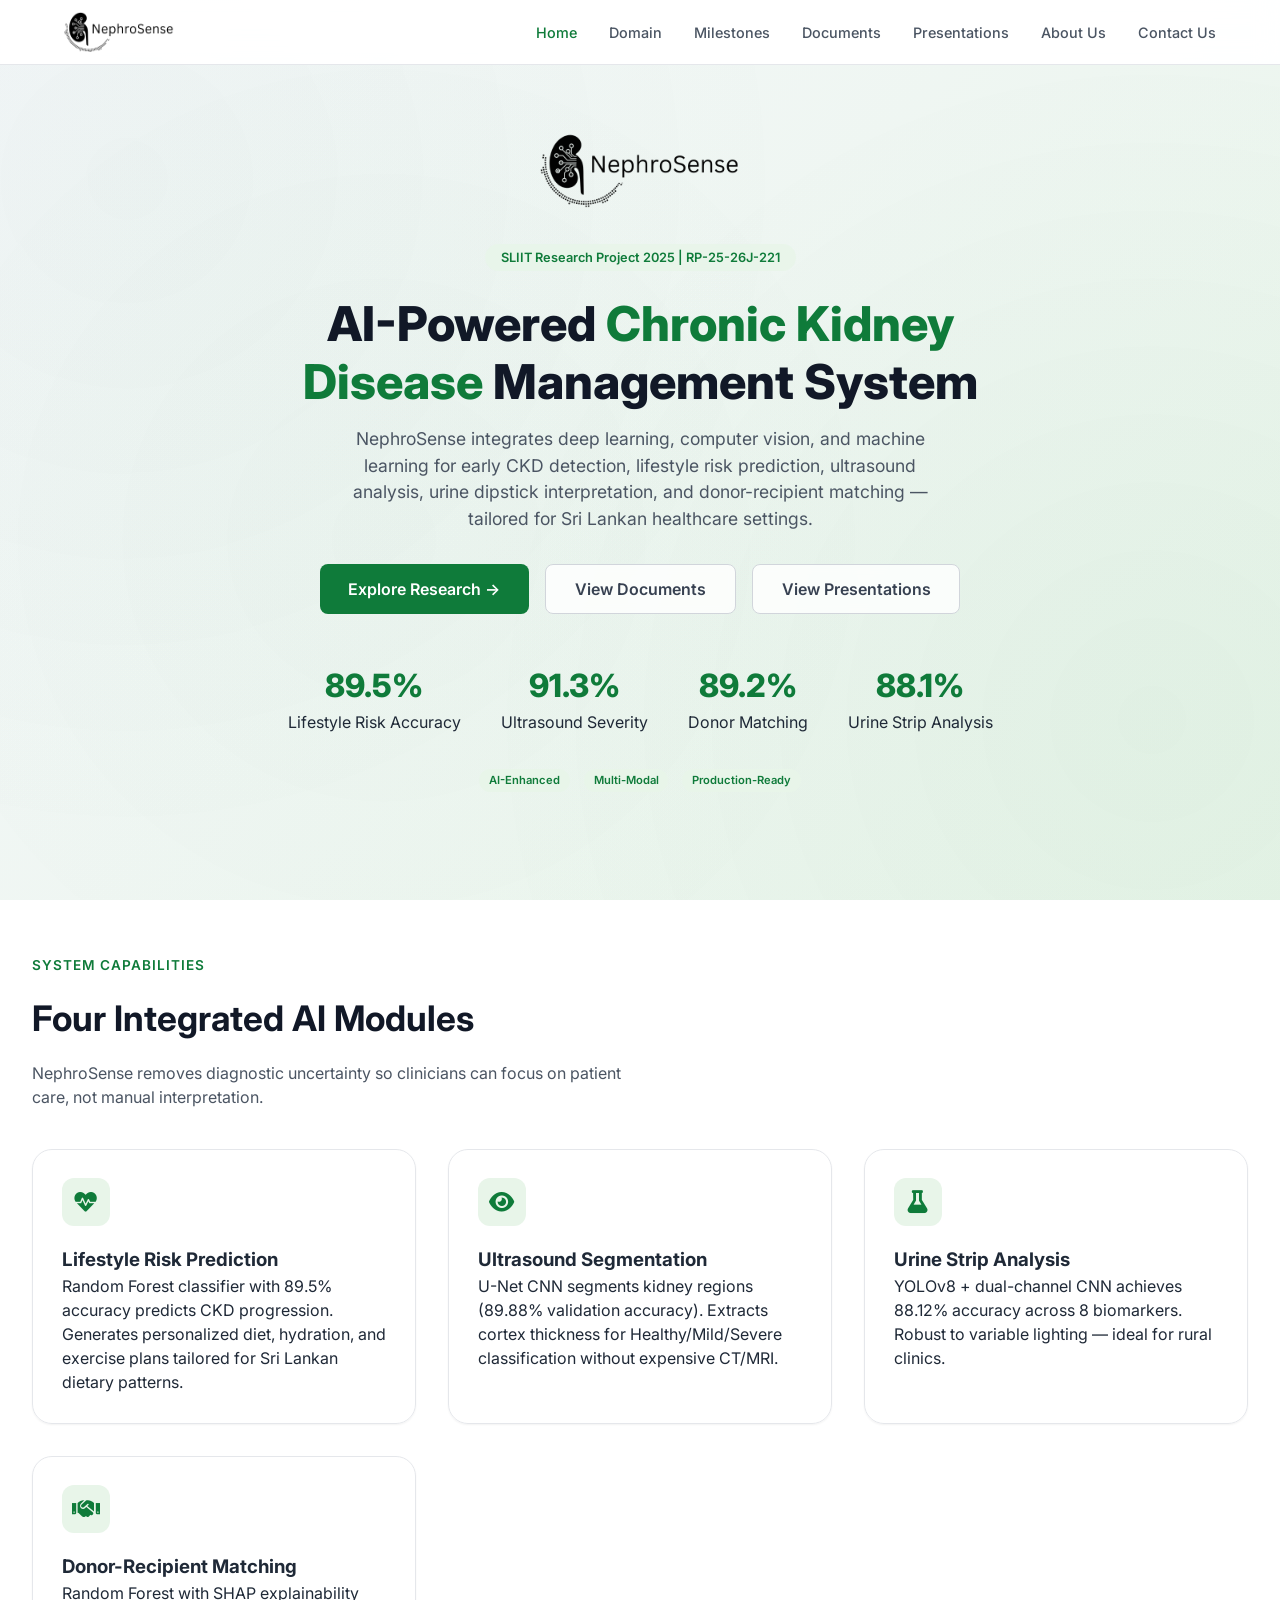
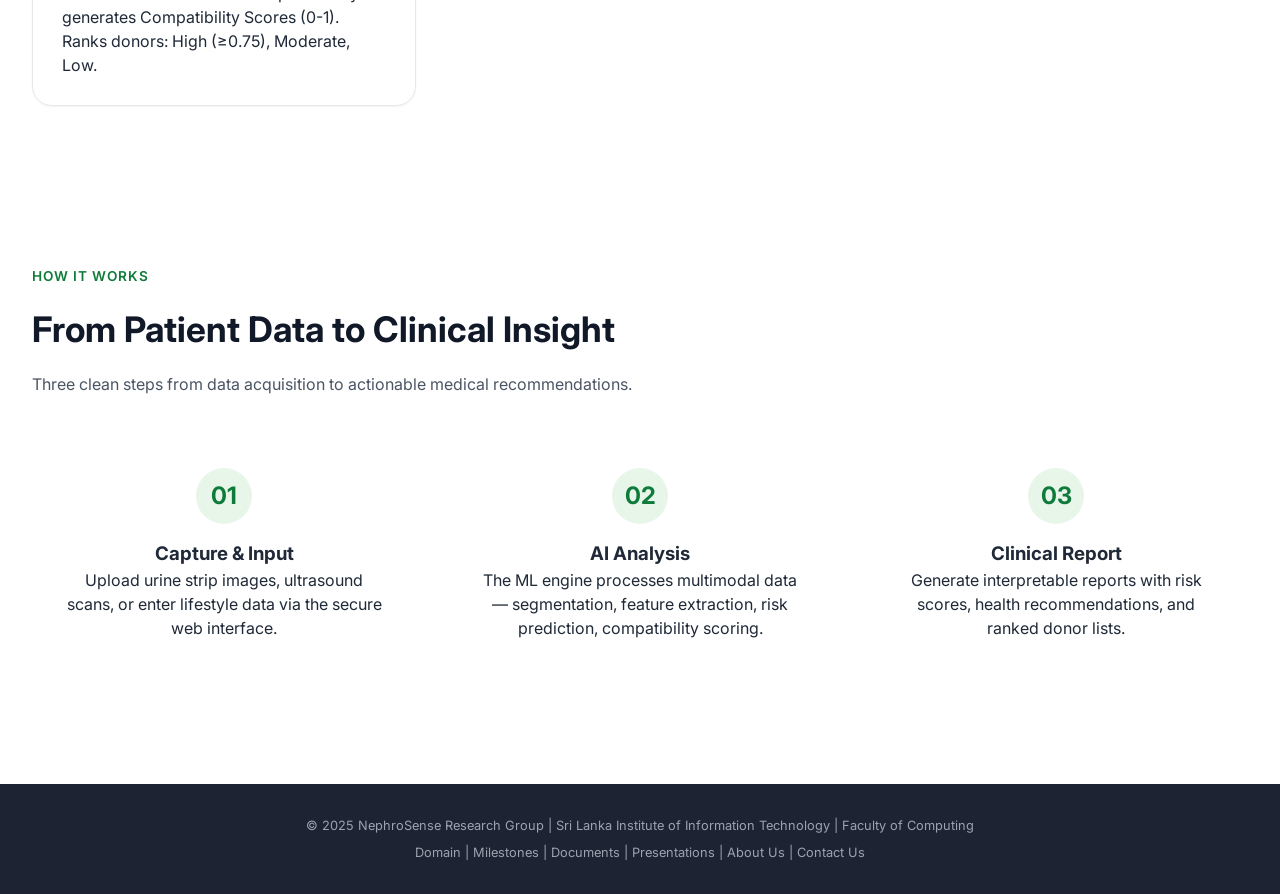
<file: index.html>
<!DOCTYPE html>
<html lang="en">
<head>
  <meta charset="UTF-8">
  <meta name="viewport" content="width=device-width, initial-scale=1.0, viewport-fit=cover">
  <title>NephroSense | AI-Powered CKD Management System</title>
  <link href="https://fonts.googleapis.com/css2?family=Inter:opsz,wght@14..32,300;400;500;600;700;800&display=swap" rel="stylesheet">
  <link rel="stylesheet" href="https://cdnjs.cloudflare.com/ajax/libs/font-awesome/6.0.0-beta3/css/all.min.css">
  <link rel="stylesheet" href="style.css">
</head>
<body>
<nav>
  <a href="index.html" class="logo">
    <div class="logo-icon">
      <img src="src/logo.png" alt="NephroSense Logo" class="logo-img" onerror="this.parentElement.classList.add('fallback'); this.parentElement.innerHTML='N'">
    </div>
  </a>
  <button class="menu-toggle" id="menuToggle"><i class="fas fa-bars"></i></button>
  <ul class="nav-links" id="navLinks">
    <li><a href="index.html" class="active">Home</a></li>
    <li><a href="domain.html">Domain</a></li>
    <li><a href="milestones.html">Milestones</a></li>
    <li><a href="documents.html">Documents</a></li>
    <li><a href="presentations.html">Presentations</a></li>
    <li><a href="about.html">About Us</a></li>
    <li><a href="contact.html">Contact Us</a></li>
  </ul>
</nav>

<main>
  <section class="hero">
    <div class="container">
      <div class="hero-logo">
        <img src="src/logo.png" alt="NephroSense Logo" class="hero-logo-img" onerror="this.style.display='none'">
      </div>
      <div class="hero-badge">SLIIT Research Project 2025 | RP-25-26J-221</div>
      <h1 class="hero-title">AI-Powered <span>Chronic Kidney Disease</span> Management System</h1>
      <p class="hero-subtitle">NephroSense integrates deep learning, computer vision, and machine learning for early CKD detection, lifestyle risk prediction, ultrasound analysis, urine dipstick interpretation, and donor-recipient matching — tailored for Sri Lankan healthcare settings.</p>
      <div style="display: flex; gap: 1rem; justify-content: center; flex-wrap: wrap;">
        <a href="domain.html" class="btn-primary">Explore Research →</a>
        <a href="documents.html" class="btn-outline">View Documents</a>
        <a href="presentations.html" class="btn-outline">View Presentations</a>
      </div>

      <!-- Stats -->
      <div class="hero-stats">
        <div><div class="stat-number">89.5%</div><div>Lifestyle Risk Accuracy</div></div>
        <div><div class="stat-number">91.3%</div><div>Ultrasound Severity</div></div>
        <div><div class="stat-number">89.2%</div><div>Donor Matching</div></div>
        <div><div class="stat-number">88.1%</div><div>Urine Strip Analysis</div></div>
      </div>

      <!-- Tags -->
      <div style="display: flex; justify-content: center; gap: 0.5rem; flex-wrap: wrap; margin-top: 2rem;">
        <span class="accuracy-badge">AI-Enhanced</span>
        <span class="accuracy-badge">Multi-Modal</span>
        <span class="accuracy-badge">Production-Ready</span>
      </div>
    </div>
  </section>

  <!-- Features Section -->
  <section style="background: transparent;">
    <div class="container">
      <div class="section-label">System Capabilities</div>
      <h2 class="section-title">Four Integrated AI Modules</h2>
      <p class="section-desc">NephroSense removes diagnostic uncertainty so clinicians can focus on patient care, not manual interpretation.</p>
      <div class="features-grid">
        <div class="feature-card"><div class="card-icon"><i class="fas fa-heartbeat"></i></div><h3>Lifestyle Risk Prediction</h3><p>Random Forest classifier with 89.5% accuracy predicts CKD progression. Generates personalized diet, hydration, and exercise plans tailored for Sri Lankan dietary patterns.</p></div>
        <div class="feature-card"><div class="card-icon"><i class="fas fa-eye"></i></div><h3>Ultrasound Segmentation</h3><p>U-Net CNN segments kidney regions (89.88% validation accuracy). Extracts cortex thickness for Healthy/Mild/Severe classification without expensive CT/MRI.</p></div>
        <div class="feature-card"><div class="card-icon"><i class="fas fa-flask"></i></div><h3>Urine Strip Analysis</h3><p>YOLOv8 + dual-channel CNN achieves 88.12% accuracy across 8 biomarkers. Robust to variable lighting — ideal for rural clinics.</p></div>
        <div class="feature-card"><div class="card-icon"><i class="fas fa-handshake"></i></div><h3>Donor-Recipient Matching</h3><p>Random Forest with SHAP explainability generates Compatibility Scores (0-1). Ranks donors: High (≥0.75), Moderate, Low.</p></div>
      </div>
    </div>
  </section>

  <!-- How It Works -->
  <section>
    <div class="container">
      <div class="section-label">How It Works</div>
      <h2 class="section-title">From Patient Data to Clinical Insight</h2>
      <p class="section-desc">Three clean steps from data acquisition to actionable medical recommendations.</p>
      <div class="steps-grid">
        <div class="step-card"><div class="step-number">01</div><h3>Capture & Input</h3><p>Upload urine strip images, ultrasound scans, or enter lifestyle data via the secure web interface.</p></div>
        <div class="step-card"><div class="step-number">02</div><h3>AI Analysis</h3><p>The ML engine processes multimodal data — segmentation, feature extraction, risk prediction, compatibility scoring.</p></div>
        <div class="step-card"><div class="step-number">03</div><h3>Clinical Report</h3><p>Generate interpretable reports with risk scores, health recommendations, and ranked donor lists.</p></div>
      </div>
    </div>
  </section>
</main>

<footer>
  <p>© 2025 NephroSense Research Group | Sri Lanka Institute of Information Technology | Faculty of Computing</p>
  <p style="margin-top: 0.5rem;">Domain | Milestones | Documents | Presentations | About Us | Contact Us</p>
</footer>

<script>
  const menuToggle = document.getElementById('menuToggle');
  const navLinks = document.getElementById('navLinks');
  if (menuToggle) {
    menuToggle.onclick = () => navLinks.classList.toggle('open');
    document.querySelectorAll('.nav-links a').forEach(link => link.addEventListener('click', () => navLinks.classList.remove('open')));
  }
</script>
</body>
</html>
</file>
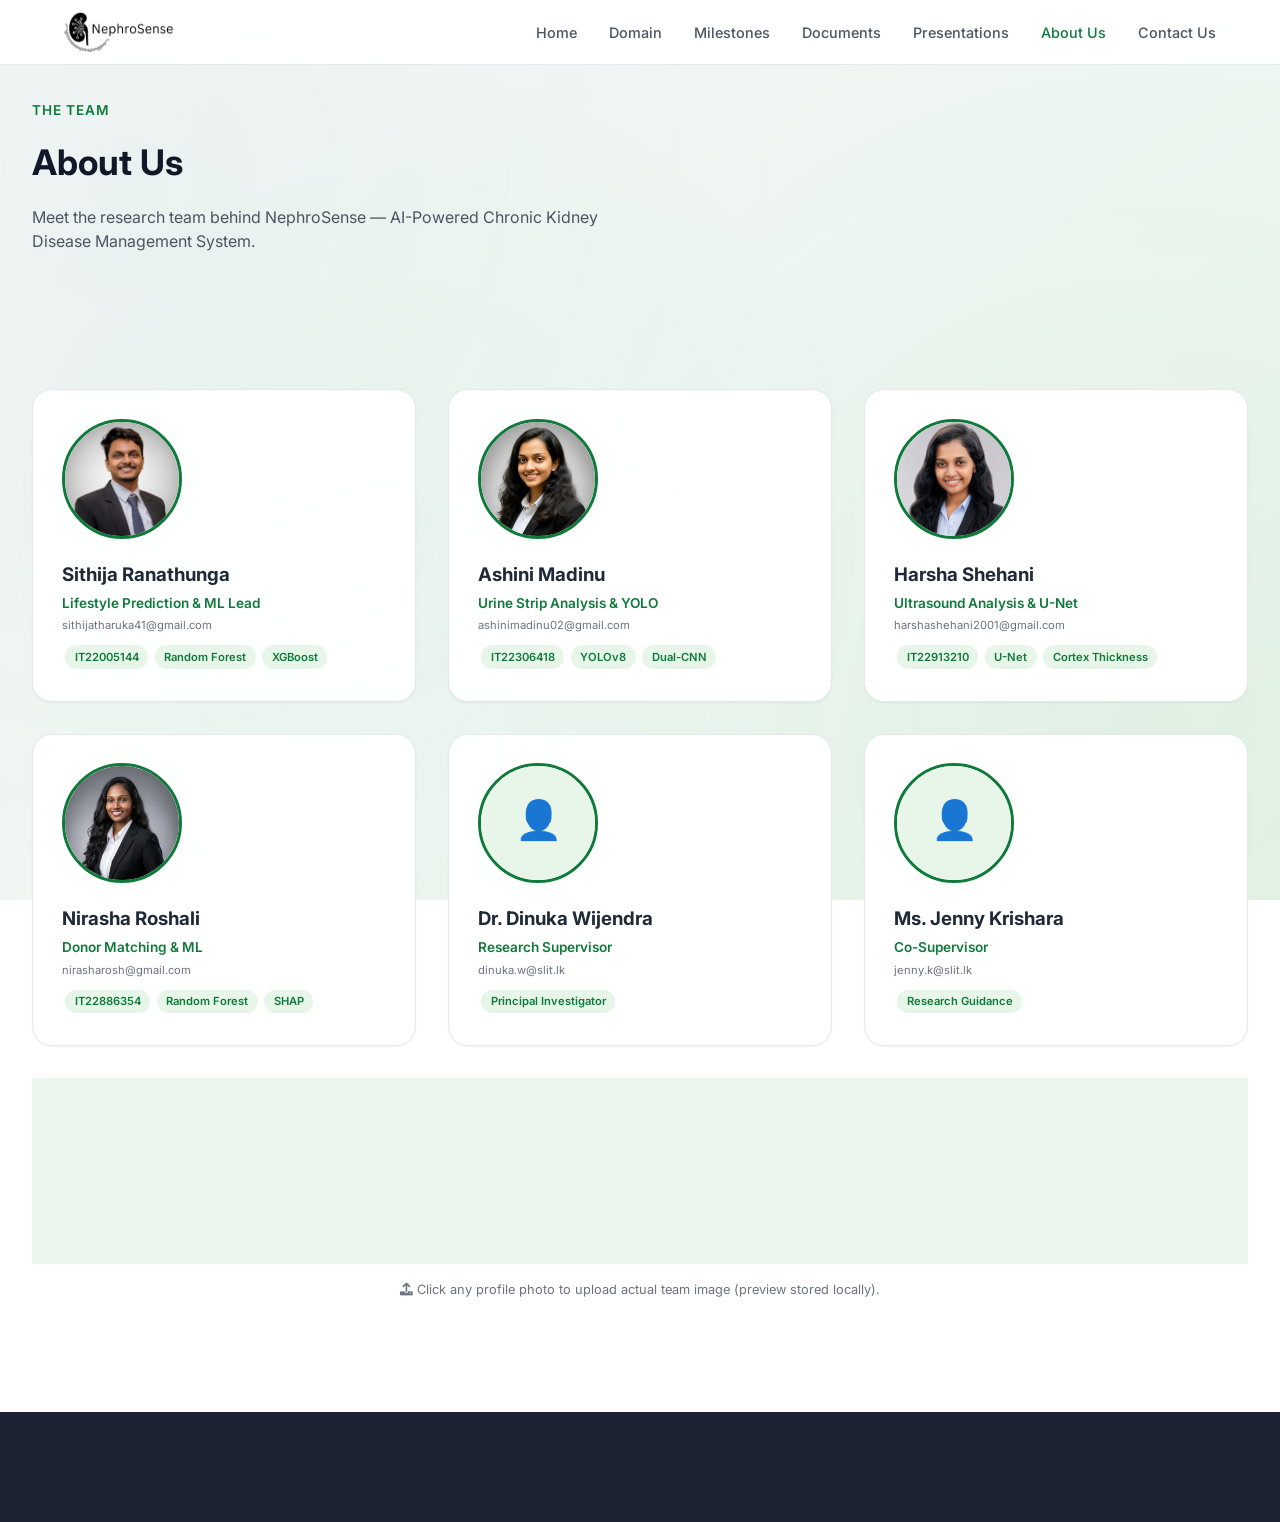
<file: about.html>
<!DOCTYPE html>
<html lang="en">
<head>
  <meta charset="UTF-8">
  <meta name="viewport" content="width=device-width, initial-scale=1.0, viewport-fit=cover">
  <title>NephroSense | About Us</title>
  <link href="https://fonts.googleapis.com/css2?family=Inter:opsz,wght@14..32,300;400;500;600;700;800&display=swap" rel="stylesheet">
  <link rel="stylesheet" href="https://cdnjs.cloudflare.com/ajax/libs/font-awesome/6.0.0-beta3/css/all.min.css">
  <link rel="stylesheet" href="style.css">
  <style>
    .team-photo {
      width: 120px;
      height: 120px;
      border-radius: 50%;
      object-fit: cover;
      margin: 0 auto 1rem;
      border: 3px solid var(--green-primary);
      cursor: pointer;
      background: var(--gray-100);
      transition: transform 0.3s ease, box-shadow 0.3s ease;
    }
    .team-photo:hover {
      transform: scale(1.05);
      box-shadow: 0 4px 15px rgba(15, 123, 58, 0.3);
    }
    .team-role {
      font-size: 0.85rem;
      color: var(--green-primary);
      font-weight: 600;
      margin: 0.25rem 0;
    }
    .team-email {
      font-size: 0.7rem;
      color: var(--gray-500);
      word-break: break-all;
    }
    .institution-info {
      background: rgba(232, 245, 233, 0.9);
      backdrop-filter: blur(4px);
      padding: 1.5rem;
      border-radius: 20px;
      margin-top: 2rem;
      text-align: center;
    }
    @media (max-width: 768px) {
      .team-photo {
        width: 100px;
        height: 100px;
      }
    }
  </style>
</head>
<body>
  <nav>
    <a href="index.html" class="logo">
      <div class="logo-icon">
        <img src="src/logo.png" alt="NephroSense Logo" class="logo-img" onerror="this.parentElement.classList.add('fallback'); this.parentElement.innerHTML='N'">
      </div>
    </a>
    <button class="menu-toggle" id="menuToggle"><i class="fas fa-bars"></i></button>
    <ul class="nav-links" id="navLinks">
      <li><a href="index.html">Home</a></li>
      <li><a href="domain.html">Domain</a></li>
      <li><a href="milestones.html">Milestones</a></li>
      <li><a href="documents.html">Documents</a></li>
      <li><a href="presentations.html">Presentations</a></li>
      <li><a href="about.html" class="active">About Us</a></li>
      <li><a href="contact.html">Contact Us</a></li>
    </ul>
  </nav>

<main>
  <section style="padding-top: 100px;">
    <div class="container">
      <div class="section-label">The Team</div>
      <h1 class="section-title">About Us</h1>
      <p class="section-desc">Meet the research team behind NephroSense — AI-Powered Chronic Kidney Disease Management System.</p>
    </div>
  </section>

  <section style="padding-top: 0;">
    <div class="container">
      <div class="team-grid">
        <!-- Team Member 1 -->
        <div class="team-card">
          <img class="team-photo" id="photo0" src="src/sithija.jpeg" onclick="document.getElementById('file0').click()">
          <input type="file" id="file0" style="display:none" accept="image/*" onchange="previewPhoto(event,0)">
          <h3>Sithija Ranathunga</h3>
          <div class="team-role">Lifestyle Prediction & ML Lead</div>
          <div class="team-email">sithijatharuka41@gmail.com</div>
          <div style="margin-top: 0.5rem;"><span class="accuracy-badge">IT22005144</span><span class="accuracy-badge">Random Forest</span><span class="accuracy-badge">XGBoost</span></div>
        </div>

        <!-- Team Member 2 -->
        <div class="team-card">
          <img class="team-photo" id="photo1" src="src/ashini.jpeg" onclick="document.getElementById('file1').click()">
          <input type="file" id="file1" style="display:none" accept="image/*" onchange="previewPhoto(event,1)">
          <h3>Ashini Madinu</h3>
          <div class="team-role">Urine Strip Analysis & YOLO</div>
          <div class="team-email">ashinimadinu02@gmail.com</div>
          <div style="margin-top: 0.5rem;"><span class="accuracy-badge">IT22306418</span><span class="accuracy-badge">YOLOv8</span><span class="accuracy-badge">Dual-CNN</span></div>
        </div>

        <!-- Team Member 3 -->
        <div class="team-card">
          <img class="team-photo" id="photo2" src="src/shehani.png" onclick="document.getElementById('file2').click()">
          <input type="file" id="file2" style="display:none" accept="image/*" onchange="previewPhoto(event,2)">
          <h3>Harsha Shehani</h3>
          <div class="team-role">Ultrasound Analysis & U-Net</div>
          <div class="team-email">harshashehani2001@gmail.com</div>
          <div style="margin-top: 0.5rem;"><span class="accuracy-badge">IT22913210</span><span class="accuracy-badge">U-Net</span><span class="accuracy-badge">Cortex Thickness</span></div>
        </div>

        <!-- Team Member 4 -->
        <div class="team-card">
          <img class="team-photo" id="photo3" src="src/nirasha.jpeg" onclick="document.getElementById('file3').click()">
          <input type="file" id="file3" style="display:none" accept="image/*" onchange="previewPhoto(event,3)">
          <h3>Nirasha Roshali</h3>
          <div class="team-role">Donor Matching & ML</div>
          <div class="team-email">nirasharosh@gmail.com</div>
          <div style="margin-top: 0.5rem;"><span class="accuracy-badge">IT22886354</span><span class="accuracy-badge">Random Forest</span><span class="accuracy-badge">SHAP</span></div>
        </div>

        <!-- Supervisor -->
        <div class="team-card">
          <img class="team-photo" id="photo4" src="data:image/svg+xml,%3Csvg xmlns='http://www.w3.org/2000/svg' width='120' height='120' viewBox='0 0 120 120'%3E%3Crect width='120' height='120' fill='%23e8f5e9'/%3E%3Ctext x='60' y='70' text-anchor='middle' fill='%230f7b3a' font-size='40'%3E👤%3C/text%3E%3C/svg%3E" onclick="document.getElementById('file4').click()">
          <input type="file" id="file4" style="display:none" accept="image/*" onchange="previewPhoto(event,4)">
          <h3>Dr. Dinuka Wijendra</h3>
          <div class="team-role">Research Supervisor</div>
          <div class="team-email">dinuka.w@slit.lk</div>
          <div style="margin-top: 0.5rem;"><span class="accuracy-badge">Principal Investigator</span></div>
        </div>

        <!-- Co-Supervisor -->
        <div class="team-card">
          <img class="team-photo" id="photo5" src="data:image/svg+xml,%3Csvg xmlns='http://www.w3.org/2000/svg' width='120' height='120' viewBox='0 0 120 120'%3E%3Crect width='120' height='120' fill='%23e8f5e9'/%3E%3Ctext x='60' y='70' text-anchor='middle' fill='%230f7b3a' font-size='40'%3E👤%3C/text%3E%3C/svg%3E" onclick="document.getElementById('file5').click()">
          <input type="file" id="file5" style="display:none" accept="image/*" onchange="previewPhoto(event,5)">
          <h3>Ms. Jenny Krishara</h3>
          <div class="team-role">Co-Supervisor</div>
          <div class="team-email">jenny.k@slit.lk</div>
          <div style="margin-top: 0.5rem;"><span class="accuracy-badge">Research Guidance</span></div>
        </div>
      </div>

      <div class="institution-info">
        <i class="fas fa-university" style="font-size: 1.5rem; color: var(--green-primary); margin-bottom: 0.5rem; display: block;"></i>
        <strong>Sri Lanka Institute of Information Technology (SLIIT)</strong><br>
        Faculty of Computing · Bachelor of Science (Hons) in Information Technology<br>
        New Kandy Road, Malabe, Sri Lanka<br>
        <span class="accuracy-badge" style="margin-top: 0.5rem;">Centre of Excellence for AI (CoEAI)</span>
      </div>

      <div style="margin-top: 1rem; text-align: center; font-size: 0.8rem; color: var(--gray-500);">
        <i class="fas fa-upload"></i> Click any profile photo to upload actual team image (preview stored locally).
      </div>
    </div>
  </section>
</main>

<footer>
  <p>© 2025 NephroSense Research Group | Sri Lanka Institute of Information Technology | Faculty of Computing</p>
  <p style="margin-top: 0.5rem;">Domain | Milestones | Documents | Presentations | About Us | Contact Us</p>
</footer>

<script>
  function previewPhoto(event, idx) {
    const file = event.target.files[0];
    if (file) {
      const reader = new FileReader();
      reader.onload = e => { document.getElementById('photo'+idx).src = e.target.result; };
      reader.readAsDataURL(file);
    }
  }
  const menuToggle = document.getElementById('menuToggle');
  const navLinks = document.getElementById('navLinks');
  if (menuToggle) {
    menuToggle.onclick = () => navLinks.classList.toggle('open');
    document.querySelectorAll('.nav-links a').forEach(link => link.addEventListener('click', () => navLinks.classList.remove('open')));
  }
</script>
</body>
</html>
</file>
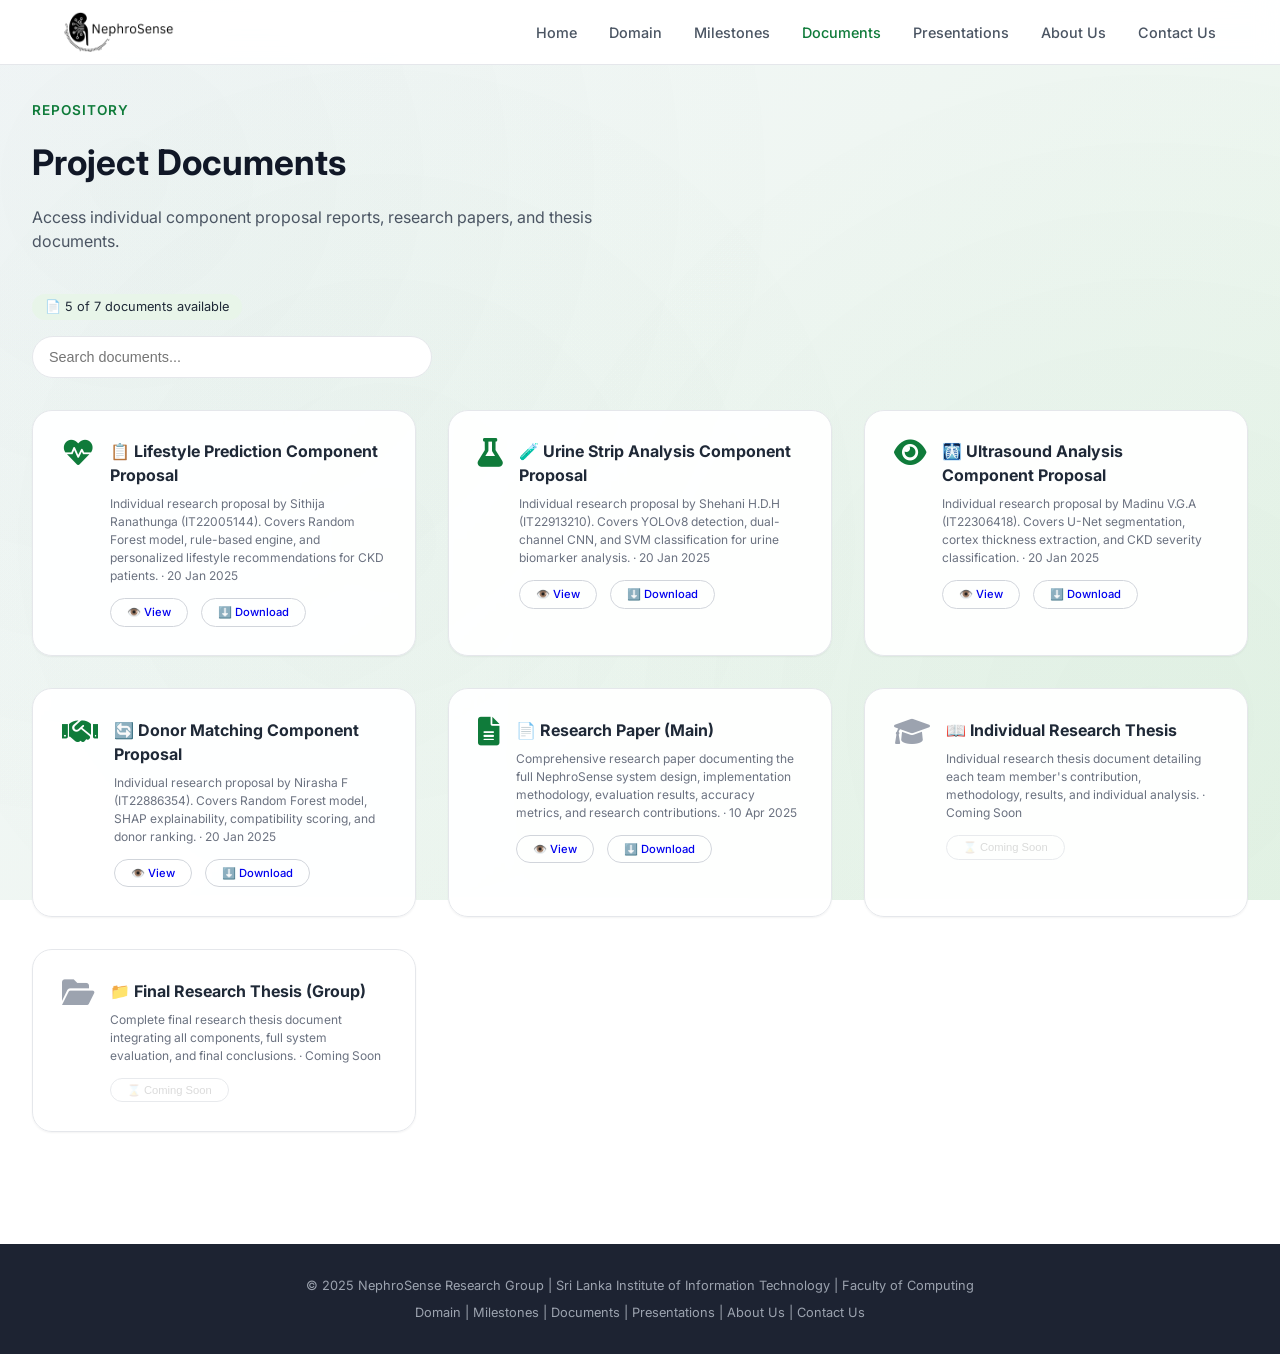
<file: documents.html>
<!DOCTYPE html>
<html lang="en">
<head>
  <meta charset="UTF-8">
  <meta name="viewport" content="width=device-width, initial-scale=1.0, viewport-fit=cover">
  <title>NephroSense | Project Documents</title>
  <link href="https://fonts.googleapis.com/css2?family=Inter:opsz,wght@14..32,300;400;500;600;700;800&display=swap" rel="stylesheet">
  <link rel="stylesheet" href="https://cdnjs.cloudflare.com/ajax/libs/font-awesome/6.0.0-beta3/css/all.min.css">
  <link rel="stylesheet" href="style.css">
  <style>
    .search-bar {
      margin-bottom: 2rem;
    }
    .search-bar input {
      width: 100%;
      max-width: 400px;
      padding: 0.75rem 1rem;
      border: 1px solid var(--gray-200);
      border-radius: 40px;
      font-size: 0.9rem;
      background: white;
      transition: all 0.3s ease;
    }
    .search-bar input:focus {
      outline: none;
      border-color: var(--green-primary);
      box-shadow: 0 0 0 2px rgba(15, 123, 58, 0.1);
    }
    .doc-meta {
      font-size: 0.75rem;
      color: var(--gray-500);
      margin-top: 0.5rem;
    }
    .doc-actions {
      margin-top: 0.8rem;
      display: flex;
      gap: 0.8rem;
      flex-wrap: wrap;
    }
    .doc-action-btn {
      background: none;
      border: 1px solid var(--gray-300);
      padding: 0.3rem 1rem;
      border-radius: 20px;
      font-size: 0.7rem;
      font-weight: 500;
      cursor: pointer;
      transition: 0.2s;
      text-decoration: none;
      display: inline-flex;
      align-items: center;
      gap: 5px;
    }
    .doc-action-btn:hover {
      background: var(--green-light);
      border-color: var(--green-primary);
      color: var(--green-primary);
    }
    .doc-action-btn.disabled, .doc-action-btn:disabled {
      opacity: 0.5;
      cursor: not-allowed;
    }
    .available-count {
      background: var(--green-light);
      display: inline-block;
      padding: 0.2rem 0.8rem;
      border-radius: 20px;
      font-size: 0.8rem;
      margin-bottom: 1rem;
    }
    .doc-card {
      display: flex;
      gap: 1rem;
      align-items: flex-start;
    }
    .doc-card i {
      flex-shrink: 0;
    }
    .drive-link-note {
      background: var(--gray-100);
      border-left: 3px solid var(--green-primary);
      padding: 0.5rem 0.8rem;
      margin-top: 0.8rem;
      font-size: 0.7rem;
      color: var(--gray-600);
      border-radius: 6px;
    }
    .drive-link-note code {
      background: var(--gray-200);
      padding: 0.1rem 0.3rem;
      border-radius: 4px;
      font-size: 0.65rem;
    }
    @media (max-width: 768px) {
      .doc-card {
        flex-direction: column;
        align-items: center;
        text-align: center;
      }
      .doc-actions {
        justify-content: center;
      }
    }
  </style>
</head>
<body>
  <nav>
    <a href="index.html" class="logo">
      <div class="logo-icon">
        <img src="src/logo.png" alt="NephroSense Logo" class="logo-img" onerror="this.parentElement.classList.add('fallback'); this.parentElement.innerHTML='N'">
      </div>
    </a>
    <button class="menu-toggle" id="menuToggle"><i class="fas fa-bars"></i></button>
    <ul class="nav-links" id="navLinks">
      <li><a href="index.html">Home</a></li>
      <li><a href="domain.html">Domain</a></li>
      <li><a href="milestones.html">Milestones</a></li>
      <li><a href="documents.html" class="active">Documents</a></li>
      <li><a href="presentations.html">Presentations</a></li>
      <li><a href="about.html">About Us</a></li>
      <li><a href="contact.html">Contact Us</a></li>
    </ul>
  </nav>

<main>
  <section style="padding-top: 100px;">
    <div class="container">
      <div class="section-label">Repository</div>
      <h1 class="section-title">Project Documents</h1>
      <p class="section-desc">Access individual component proposal reports, research papers, and thesis documents.</p>
      <div class="available-count">📄 5 of 7 documents available</div>
      
      <div class="search-bar">
        <input type="text" placeholder="Search documents..." id="searchInput">
      </div>

      <div class="doc-grid" id="docGrid">
        <!-- Lifestyle Component Proposal -->
        <div class="doc-card">
          <i class="fas fa-heartbeat" style="font-size: 1.8rem; color: var(--green-primary);"></i>
          <div style="flex:1;">
            <strong>📋 Lifestyle Prediction Component Proposal</strong>
            <div class="doc-meta">Individual research proposal by Sithija Ranathunga (IT22005144). Covers Random Forest model, rule-based engine, and personalized lifestyle recommendations for CKD patients. · 20 Jan 2025</div>
            <div class="doc-actions">
              <!-- ========================================================== -->
              <!-- TODO: PASTE YOUR GOOGLE DRIVE LINK IN THE href="" BELOW   -->
              <!-- ========================================================== -->
              <a href="https://drive.google.com/file/d/1HczhAfa9KlaX67iC2-v-Ld-utWbk6j8Z/view?usp=sharing" class="doc-action-btn" id="lifestyle-view" target="_blank">👁️ View</a>
              <a href="#" class="doc-action-btn" id="lifestyle-download" download>⬇️ Download</a>
            </div>
            
          </div>
        </div>

        <!-- Urine Strip Component Proposal -->
        <div class="doc-card">
          <i class="fas fa-flask" style="font-size: 1.8rem; color: var(--green-primary);"></i>
          <div style="flex:1;">
            <strong>🧪 Urine Strip Analysis Component Proposal</strong>
            <div class="doc-meta">Individual research proposal by Shehani H.D.H (IT22913210). Covers YOLOv8 detection, dual-channel CNN, and SVM classification for urine biomarker analysis. · 20 Jan 2025</div>
            <div class="doc-actions">
              <!-- ========================================================== -->
              <!-- TODO: PASTE YOUR GOOGLE DRIVE LINK IN THE href="" BELOW   -->
              <!-- ========================================================== -->
              <a href="https://drive.google.com/file/d/1dweZ6ZEj-ees-OdyhCdYUZO4F37y8hPq/view?usp=drive_link" class="doc-action-btn" id="urine-view" target="_blank">👁️ View</a>
              <a href="https://drive.google.com/file/d/1dweZ6ZEj-ees-OdyhCdYUZO4F37y8hPq/view?usp=drive_link" class="doc-action-btn" id="urine-download" download>⬇️ Download</a>
            </div>
            
          </div>
        </div>

        <!-- Ultrasound Component Proposal -->
        <div class="doc-card">
          <i class="fas fa-eye" style="font-size: 1.8rem; color: var(--green-primary);"></i>
          <div style="flex:1;">
            <strong>🩻 Ultrasound Analysis Component Proposal</strong>
            <div class="doc-meta">Individual research proposal by Madinu V.G.A (IT22306418). Covers U-Net segmentation, cortex thickness extraction, and CKD severity classification. · 20 Jan 2025</div>
            <div class="doc-actions">
              <!-- ========================================================== -->
              <!-- TODO: PASTE YOUR GOOGLE DRIVE LINK IN THE href="" BELOW   -->
              <!-- ========================================================== -->
              <a href="https://drive.google.com/file/d/1bmVL0OBiGQd0l4LV2jRNHhbhswnjrcrP/view?usp=drive_link" class="doc-action-btn" id="ultrasound-view" target="_blank">👁️ View</a>
              <a href="https://drive.google.com/file/d/1bmVL0OBiGQd0l4LV2jRNHhbhswnjrcrP/view?usp=drive_link" class="doc-action-btn" id="ultrasound-download" download>⬇️ Download</a>
            </div>
            
          </div>
        </div>

        <!-- Donor Matching Component Proposal -->
        <div class="doc-card">
          <i class="fas fa-handshake" style="font-size: 1.8rem; color: var(--green-primary);"></i>
          <div style="flex:1;">
            <strong>🔄 Donor Matching Component Proposal</strong>
            <div class="doc-meta">Individual research proposal by Nirasha F (IT22886354). Covers Random Forest model, SHAP explainability, compatibility scoring, and donor ranking. · 20 Jan 2025</div>
            <div class="doc-actions">
              <!-- ========================================================== -->
              <!-- TODO: PASTE YOUR GOOGLE DRIVE LINK IN THE href="" BELOW   -->
              <!-- ========================================================== -->
              <a href="https://drive.google.com/file/d/1HkQh424DVUMsAZwWocFkac_5R_Xa2kUl/view?usp=drive_link" class="doc-action-btn" id="donor-view" target="_blank">👁️ View</a>
              <a href="https://drive.google.com/file/d/1HkQh424DVUMsAZwWocFkac_5R_Xa2kUl/view?usp=drive_link" class="doc-action-btn" id="donor-download" download>⬇️ Download</a>
            </div>
           
          </div>
        </div>

        <!-- Research Paper -->
        <div class="doc-card">
          <i class="fas fa-file-alt" style="font-size: 1.8rem; color: var(--green-primary);"></i>
          <div style="flex:1;">
            <strong>📄 Research Paper (Main)</strong>
            <div class="doc-meta">Comprehensive research paper documenting the full NephroSense system design, implementation methodology, evaluation results, accuracy metrics, and research contributions. · 10 Apr 2025</div>
            <div class="doc-actions">
              <!-- ========================================================== -->
              <!-- TODO: PASTE YOUR GOOGLE DRIVE LINK IN THE href="" BELOW   -->
              <!-- ========================================================== -->
              <a href="https://drive.google.com/file/d/1TYtr65SmyomNA2dsrzn3XMzq25TpzlU-/view?usp=drive_link" class="doc-action-btn" id="research-view" target="_blank">👁️ View</a>
              <a href="https://drive.google.com/file/d/1TYtr65SmyomNA2dsrzn3XMzq25TpzlU-/view?usp=drive_link" class="doc-action-btn" id="research-download" download>⬇️ Download</a>
            </div>
          </div>
        </div>

        <!-- Individual Research Thesis (Coming Soon) -->
        <div class="doc-card">
          <i class="fas fa-graduation-cap" style="font-size: 1.8rem; color: var(--gray-400);"></i>
          <div style="flex:1;">
            <strong>📖 Individual Research Thesis</strong>
            <div class="doc-meta">Individual research thesis document detailing each team member's contribution, methodology, results, and individual analysis. · Coming Soon</div>
            <div class="doc-actions">
              <button class="doc-action-btn disabled" disabled>⌛ Coming Soon</button>
            </div>
          </div>
        </div>

        <!-- Final Research Thesis (Coming Soon) -->
        <div class="doc-card">
          <i class="fas fa-folder-open" style="font-size: 1.8rem; color: var(--gray-400);"></i>
          <div style="flex:1;">
            <strong>📁 Final Research Thesis (Group)</strong>
            <div class="doc-meta">Complete final research thesis document integrating all components, full system evaluation, and final conclusions. · Coming Soon</div>
            <div class="doc-actions">
              <button class="doc-action-btn disabled" disabled>⌛ Coming Soon</button>
            </div>
          </div>
        </div>
      </div>

      
    </div>
  </section>
</main>

<footer>
  <p>© 2025 NephroSense Research Group | Sri Lanka Institute of Information Technology | Faculty of Computing</p>
  <p style="margin-top: 0.5rem;">Domain | Milestones | Documents | Presentations | About Us | Contact Us</p>
</footer>

<script>
  // Mobile menu toggle
  const menuToggle = document.getElementById('menuToggle');
  const navLinks = document.getElementById('navLinks');
  if (menuToggle) {
    menuToggle.onclick = () => navLinks.classList.toggle('open');
    document.querySelectorAll('.nav-links a').forEach(link => link.addEventListener('click', () => navLinks.classList.remove('open')));
  }

  // Search functionality
  const searchInput = document.getElementById('searchInput');
  const docCards = document.querySelectorAll('.doc-card');
  if (searchInput) {
    searchInput.addEventListener('input', function() {
      const term = this.value.toLowerCase();
      docCards.forEach(card => {
        const text = card.innerText.toLowerCase();
        card.style.display = text.includes(term) ? 'flex' : 'none';
      });
    });
  }
</script>
</body>
</html>
</file>
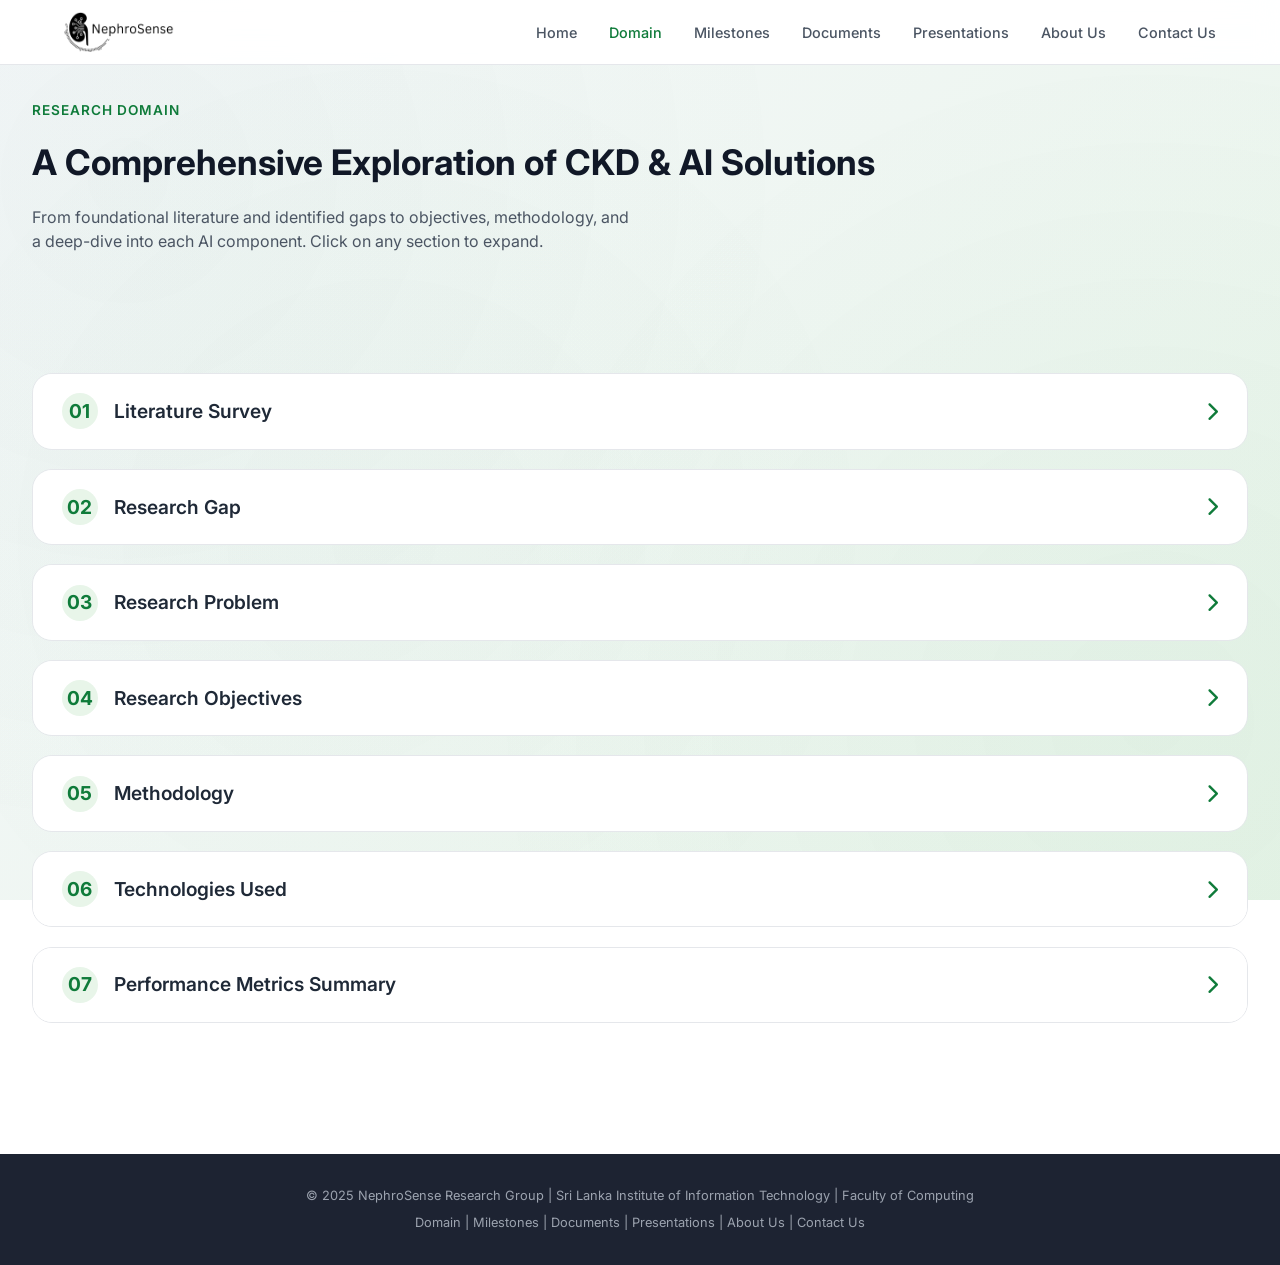
<file: domain.html>
<!DOCTYPE html>
<html lang="en">
<head>
  <meta charset="UTF-8">
  <meta name="viewport" content="width=device-width, initial-scale=1.0, viewport-fit=cover">
  <title>NephroSense | Research Domain</title>
  <link href="https://fonts.googleapis.com/css2?family=Inter:opsz,wght@14..32,300;400;500;600;700;800&display=swap" rel="stylesheet">
  <link rel="stylesheet" href="https://cdnjs.cloudflare.com/ajax/libs/font-awesome/6.0.0-beta3/css/all.min.css">
  <link rel="stylesheet" href="style.css">
  <style>
    .research-section {
      background: rgba(255, 255, 255, 0.95);
      border: 1px solid var(--gray-200);
      border-radius: 20px;
      margin-bottom: 1.2rem;
      overflow: hidden;
      transition: all 0.3s ease;
    }
    .research-section:hover {
      border-color: var(--green-primary);
      box-shadow: var(--shadow-sm);
    }
    .section-header {
      display: flex;
      align-items: center;
      justify-content: space-between;
      padding: 1.2rem 1.8rem;
      cursor: pointer;
      background: white;
      transition: background 0.2s ease;
    }
    .section-header:hover {
      background: var(--green-light);
    }
    .section-title-wrap {
      display: flex;
      align-items: center;
      gap: 1rem;
    }
    .section-number {
      font-size: 1.2rem;
      font-weight: 700;
      color: var(--green-primary);
      background: var(--green-light);
      width: 36px;
      height: 36px;
      border-radius: 50%;
      display: flex;
      align-items: center;
      justify-content: center;
    }
    .section-header h3 {
      font-size: 1.2rem;
      font-weight: 600;
      color: var(--gray-800);
      margin: 0;
    }
    .toggle-arrow {
      font-size: 1.2rem;
      color: var(--green-primary);
      transition: transform 0.3s ease;
    }
    .toggle-arrow.rotated {
      transform: rotate(90deg);
    }
    .section-content {
      padding: 0 1.8rem;
      max-height: 0;
      overflow: hidden;
      transition: max-height 0.4s ease-out, padding 0.3s ease;
      background: white;
    }
    .section-content.open {
      max-height: 2000px;
      padding: 0 1.8rem 1.8rem 1.8rem;
    }
    .research-content p {
      color: var(--gray-600);
      line-height: 1.7;
      margin-bottom: 1rem;
    }
    .research-content h4 {
      margin: 1rem 0 0.5rem;
      color: var(--gray-800);
    }
    .research-content ul, .research-content ol {
      margin-left: 1.5rem;
      color: var(--gray-600);
      line-height: 1.7;
    }
    .research-content li {
      margin-bottom: 0.5rem;
    }
    .gap-table {
      width: 100%;
      border-collapse: collapse;
      margin: 1rem 0;
      background: white;
      border-radius: 12px;
      overflow: hidden;
    }
    .gap-table th, .gap-table td {
      border: 1px solid var(--gray-200);
      padding: 0.75rem;
      text-align: left;
      vertical-align: top;
    }
    .gap-table th {
      background: var(--green-light);
      color: var(--green-primary);
    }
    .tech-stack {
      display: flex;
      flex-wrap: wrap;
      gap: 0.5rem;
      margin: 1rem 0;
    }
    .tech-item {
      background: var(--green-light);
      padding: 0.3rem 0.8rem;
      border-radius: 20px;
      font-size: 0.8rem;
      color: var(--green-primary);
      transition: all 0.2s ease;
    }
    .tech-item:hover {
      background: var(--green-primary);
      color: white;
      transform: scale(1.05);
    }
    @media (max-width: 768px) {
      .section-header {
        padding: 1rem;
      }
      .section-header h3 {
        font-size: 1rem;
      }
      .section-number {
        width: 30px;
        height: 30px;
        font-size: 1rem;
      }
      .section-content.open {
        padding: 0 1rem 1rem 1rem;
      }
      .gap-table {
        font-size: 0.75rem;
      }
      .gap-table th, .gap-table td {
        padding: 0.5rem;
      }
    }
  </style>
</head>
<body>
  <nav>
    <a href="index.html" class="logo">
      <div class="logo-icon">
        <img src="src/logo.png" alt="NephroSense Logo" class="logo-img" onerror="this.parentElement.classList.add('fallback'); this.parentElement.innerHTML='N'">
      </div>
    </a>
    <button class="menu-toggle" id="menuToggle"><i class="fas fa-bars"></i></button>
    <ul class="nav-links" id="navLinks">
      <li><a href="index.html">Home</a></li>
      <li><a href="domain.html" class="active">Domain</a></li>
      <li><a href="milestones.html">Milestones</a></li>
      <li><a href="documents.html">Documents</a></li>
      <li><a href="presentations.html">Presentations</a></li>
      <li><a href="about.html">About Us</a></li>
      <li><a href="contact.html">Contact Us</a></li>
    </ul>
  </nav>

<main>
  <section style="padding-top: 100px;">
    <div class="container">
      <div class="section-label">Research Domain</div>
      <h1 class="section-title">A Comprehensive Exploration of CKD & AI Solutions</h1>
      <p class="section-desc">From foundational literature and identified gaps to objectives, methodology, and a deep-dive into each AI component. Click on any section to expand.</p>
    </div>
  </section>

  <section style="padding-top: 0;">
    <div class="container">
      <!-- Section 1: Literature Survey -->
      <div class="research-section" data-section="1">
        <div class="section-header" onclick="toggleSection(this)">
          <div class="section-title-wrap">
            <span class="section-number">01</span>
            <h3>Literature Survey</h3>
          </div>
          <i class="fas fa-chevron-right toggle-arrow"></i>
        </div>
        <div class="section-content">
          <div class="research-content">
            <p><strong>Review of existing research and state-of-the-art approaches for CKD management using AI.</strong></p>
            
            <h4>Chronic Kidney Disease in Sri Lanka</h4>
            <p>Chronic Kidney Disease (CKD) is seen as a major and growing health problem in Sri Lanka, particularly affecting rural regions where access to advanced laboratory facilities is limited. The prevalence exceeds 20% in rural areas, with contributing factors such as contaminated water and limited healthcare access being identified [1]. Many people with CKD do not receive a diagnosis until late stages of the disease due in part to a lack of early symptoms and limited routine screening [2].</p>
            
            <h4>Conventional Diagnostic Methods</h4>
            <p>Common diagnostic methods rely heavily on biochemical indicators like estimated glomerular filtration rate (eGFR) and albumin-to-creatinine ratio (ACR), alongside radiologists' visual assessment of 2D ultrasound scans. Although this combined methodology is well-established, the human evaluation of ultrasound images remains prone to variability between different practitioners, dependence on operator skill, and considerable time consumption. These factors frequently result in inconsistent evaluations of anatomical features such as renal cortical thickness and parenchymal echogenicity.</p>
            
            <h4>AI & Deep Learning in Medical Imaging</h4>
            <p>Recent advances in artificial intelligence have introduced new methodologies for medical image interpretation. Li et al. (2022) created an automated process where a Mask R-CNN model is used to detect kidneys in ultrasound images. Important measurements such as kidney length and echogenicity ratio are obtained and fed to a ResNet18 CNN for classification. Deep convolutional neural networks, particularly the U-Net architecture, have shown exceptional capabilities in biological image segmentation tasks, enabling both contextual understanding and precise pixel-level classification even when trained on limited datasets.</p>
            
            <h4>Smartphone-Based Urine Analysis</h4>
            <p>Smartphone-based urine analysis techniques have been developed to improve the screening of CKD. RGB thresholding was used to attain 85% accuracy but was found to be sensitive to changes in illumination. MobileNetV2 achieved 91.3% accuracy under controlled conditions but decreased to 76.8% under low illumination. Dual illumination achieved consistent results with 93.5% accuracy but was found to be complex. Existing methods analyze fewer parameters (2-4 parameters), which were found to be moderately accurate.</p>
            
            <h4>Machine Learning for Donor Matching</h4>
            <p>Machine learning techniques have been explored to improve prediction accuracy in transplant decision support systems. Logistic regression and decision tree models incorporated blood type compatibility and limited HLA data, developing models with moderate accuracy but limited generalizability. Ensemble learning algorithms such as Random Forest and Gradient Boosting have demonstrated strong performance in medical prediction tasks due to their capability to model nonlinear interactions within clinical datasets.</p>
            
            <div class="tech-stack">
              <span class="tech-item">U-Net (Ronneberger et al., 2015)</span>
              <span class="tech-item">YOLOv8</span>
              <span class="tech-item">Random Forest</span>
              <span class="tech-item">XGBoost</span>
              <span class="tech-item">Mask R-CNN</span>
              <span class="tech-item">SHAP Explainability</span>
            </div>
          </div>
        </div>
      </div>

      <!-- Section 2: Research Gap -->
      <div class="research-section" data-section="2">
        <div class="section-header" onclick="toggleSection(this)">
          <div class="section-title-wrap">
            <span class="section-number">02</span>
            <h3>Research Gap</h3>
          </div>
          <i class="fas fa-chevron-right toggle-arrow"></i>
        </div>
        <div class="section-content">
          <div class="research-content">
            <p><strong>Identified gaps that this research addresses</strong></p>
            
            <table class="gap-table">
              <thead>
                <tr><th>Category</th><th>Description</th><th>Reference</th></tr>
              </thead>
              <tbody>
                <tr><td><strong>Context</strong></td><td>In low-resource environments such as rural Sri Lanka where CKD prevalence surpasses 20%, there is little emphasis on CKD lifestyle therapies. Current research ignores local health inequities in favor of Western populations.</td><td>[1], [12]</td></tr>
                <tr><td><strong>Technology</strong></td><td>Insufficient use of explainable AI (such as SHAP) for trust and interpretability. Lack of machine learning models designed for stage-specific diet planning utilizing regional foods.</td><td>[6], [14]</td></tr>
                <tr><td><strong>Integration</strong></td><td>Existing systems lack fully automated pipelines integrating segmentation, biomarker analysis, lifestyle monitoring, and donor matching into a single unified system. Most focus on isolated tasks without real-time interpretable outputs.</td><td>[3], [7]</td></tr>
                <tr><td><strong>Cultural Relevance</strong></td><td>Lack of activity tracking validation and culturally specific advice that take into account Sri Lankan dietary patterns (such as rice and curry).</td><td>[6], [12]</td></tr>
                <tr><td><strong>Validation</strong></td><td>Lack of frameworks to confirm how patient input and daily activity tracking affect CKD outcomes over time.</td><td>[7]</td></tr>
              </tbody>
            </table>
            
            <p><strong>Comparative Analysis:</strong> Existing systems provide only basic disease/non-disease classification. None offer: disease stage classification (1-5), health score with visual chart, and automated descriptive clinical reports simultaneously — which the proposed NephroSense system delivers.</p>
          </div>
        </div>
      </div>

      <!-- Section 3: Research Problem -->
      <div class="research-section" data-section="3">
        <div class="section-header" onclick="toggleSection(this)">
          <div class="section-title-wrap">
            <span class="section-number">03</span>
            <h3>Research Problem</h3>
          </div>
          <i class="fas fa-chevron-right toggle-arrow"></i>
        </div>
        <div class="section-content">
          <div class="research-content">
            <p><strong>The core problem this project solves</strong></p>
            <p>The inefficient management of lifestyle factors in Sri Lankan patients with Chronic Kidney Disease (CKD) accelerates the disease's course and leads to poor health outcomes. Over 20% of people in rural areas suffer from CKD as a result of environmental factors such as contaminated water and restricted access to healthcare, yet current approaches ignore the crucial impact that individualized nutrition and behaviors play.</p>
            <p>Clinical evaluations including blood and urine tests offer diagnostic insights but do not provide personalized lifestyle recommendations. In a nation where healthcare disparities are severe, this lack of personalization is a major obstacle that puts rural patients at risk for worsening conditions.</p>
            <p>The problem is made worse by general dietary recommendations that do not align with Sri Lankan traditional dietary customs, which include eating a lot of rice and curry. Because recommendations are often impractical or culturally irrelevant, this misalignment leads to low patient adherence.</p>
            <p>Additionally, existing smartphone-based urine strip analysis technologies cannot function consistently under resource-constrained real-world scenarios. Current techniques examine only the strip image without considering surrounding circumstances that could skew results. By combining image data with contextual metadata (device type, capture time, lighting conditions), this research offers a novel alternative.</p>
          </div>
        </div>
      </div>

      <!-- Section 4: Research Objectives -->
      <div class="research-section" data-section="4">
        <div class="section-header" onclick="toggleSection(this)">
          <div class="section-title-wrap">
            <span class="section-number">04</span>
            <h3>Research Objectives</h3>
          </div>
          <i class="fas fa-chevron-right toggle-arrow"></i>
        </div>
        <div class="section-content">
          <div class="research-content">
            <p><strong>Key goals driving this research</strong></p>
            <h4>Main Objective</h4>
            <p>Develop a software-based system to monitor and advise CKD (stage 1-4) patients in Sri Lanka by integrating urine, blood, imaging and lifestyle data for early detection and personalized care.</p>
            
            <h4>Specific Objectives</h4>
            <ul>
              <li><strong>Robust Image Segmentation:</strong> Develop a U-Net based deep learning model for precise segmentation of kidney anatomy from 2D ultrasound images, accurately identifying kidney boundary and cortex region.</li>
              <li><strong>Accurate Biomarker Quantification:</strong> Create an automated framework for extracting key clinical biomarkers from segmented kidney regions — cortex thickness (min, max, average), echogenicity, and kidney shape ratios.</li>
              <li><strong>Interpretable Health Assessment:</strong> Implement a kidney health scoring algorithm that synthesizes extracted biomarkers into a single easy-to-understand Kidney Health Score (0-100) mapped to CKD stages.</li>
              <li><strong>Urine Strip Analysis:</strong> Develop a dual-channel CNN with YOLOv8 segmentation to analyze 8 urine biomarkers (protein, blood, glucose, pH, leukocytes) under variable lighting conditions.</li>
              <li><strong>Lifestyle Prediction:</strong> Build Random Forest and XGBoost models to predict CKD progression risk and generate personalized culturally relevant diet, hydration, and exercise recommendations.</li>
              <li><strong>Donor-Recipient Matching:</strong> Create an ML-based compatibility scoring system with SHAP explainability to rank donors and support transplant decisions.</li>
            </ul>
          </div>
        </div>
      </div>

      <!-- Section 5: Methodology -->
      <div class="research-section" data-section="5">
        <div class="section-header" onclick="toggleSection(this)">
          <div class="section-title-wrap">
            <span class="section-number">05</span>
            <h3>Methodology</h3>
          </div>
          <i class="fas fa-chevron-right toggle-arrow"></i>
        </div>
        <div class="section-content">
          <div class="research-content">
            <p><strong>Research approach, system design, and implementation methodology</strong></p>
            
            <h4>Lifestyle Prediction System</h4>
            <p>Data is collected from retrospective datasets including structured clinical records and self-reported lifestyle logs (diet, physical activity, hydration). A Random Forest classifier was selected for predictive model development due to its robustness to non-linear feature interactions and resistance to overfitting. The model classifies patients into Low, Moderate, or High risk categories. Outputs are fed into a rule-based recommendation engine containing predefined clinical guidelines and domain knowledge on CKD management, generating personalized recommendations for diet, fluid intake, and physical activity.</p>
            
            <h4>Urine Strip Test Analysis System</h4>
            <p>Images of urine test strips are resized to 640×640 pixels. White balancing correction based on the Grey World assumption in LAB color space minimizes lighting inconsistencies. YOLOv8n (lightweight object detection and segmentation model) localizes test pads. After segmentation, each pad region is converted to HSV color space. A dual-channel CNN processes HSV color features in one channel while the second channel incorporates contextual environmental information (ambient lighting conditions). SVM classifier was selected as the final model for classification between normal and abnormal readings.</p>
            
            <h4>2D Ultrasound Image Analysis</h4>
            <p>Images are validated based on brightness, texture, and clarity, then converted to grayscale and resized to 128×128 pixels. Speckle noise is reduced using median filtering. A U-Net CNN accurately distinguishes kidney region from background, producing a probability map converted to binary mask. Distance transform computes cortex thickness. CKD severity is determined using rule-based classification based on percentage of detected kidney area: Healthy (&lt;5%), Mild CKD (5-15%), Severe CKD (&gt;15%).</p>
            
            <h4>Intelligent Kidney Donor-Recipient Matching</h4>
            <p>Dataset includes donor and recipient age, blood group, BMI, dialysis duration, and detailed HLA typing. Data is divided into Training (80%), Validation (10%), and Testing (10%). Feature engineering derives compatibility indicators (age difference, BMI difference, HLA mismatch, antibody levels). Random Forest classifier achieved highest performance with 89.2% accuracy. SHAP explainable analysis provides feature attribution. Compatibility probability scores are categorized as High (CS≥0.75), Moderate (0.50-0.75), and Low (&lt;0.50).</p>
          </div>
        </div>
      </div>

      <!-- Section 6: Technologies Used -->
      <div class="research-section" data-section="6">
        <div class="section-header" onclick="toggleSection(this)">
          <div class="section-title-wrap">
            <span class="section-number">06</span>
            <h3>Technologies Used</h3>
          </div>
          <i class="fas fa-chevron-right toggle-arrow"></i>
        </div>
        <div class="section-content">
          <div class="research-content">
            <p><strong>Full technology stack powering the research implementation</strong></p>
            <div class="tech-stack">
              <span class="tech-item">Python 3.8+</span>
              <span class="tech-item">TensorFlow/Keras</span>
              <span class="tech-item">PyTorch</span>
              <span class="tech-item">Scikit-learn</span>
              <span class="tech-item">OpenCV</span>
              <span class="tech-item">YOLOv8 (Ultralytics)</span>
              <span class="tech-item">U-Net Architecture</span>
              <span class="tech-item">FastAPI / Flask</span>
              <span class="tech-item">PostgreSQL</span>
              <span class="tech-item">NumPy / Pandas</span>
              <span class="tech-item">Random Forest</span>
              <span class="tech-item">XGBoost</span>
              <span class="tech-item">Logistic Regression</span>
              <span class="tech-item">Gradient Boosting</span>
              <span class="tech-item">SVM</span>
              <span class="tech-item">KNN</span>
              <span class="tech-item">SHAP Explainability</span>
              <span class="tech-item">Docker</span>
              <span class="tech-item">React (Frontend)</span>
              <span class="tech-item">TensorFlow Serving</span>
            </div>
          </div>
        </div>
      </div>

      <!-- Section 7: Performance Metrics -->
      <div class="research-section" data-section="7">
        <div class="section-header" onclick="toggleSection(this)">
          <div class="section-title-wrap">
            <span class="section-number">07</span>
            <h3>Performance Metrics Summary</h3>
          </div>
          <i class="fas fa-chevron-right toggle-arrow"></i>
        </div>
        <div class="section-content">
          <div class="research-content">
            <table class="gap-table">
              <thead><tr><th>Component</th><th>Model</th><th>Accuracy</th><th>Additional Metrics</th></tr></thead>
              <tbody>
                <tr><td>Lifestyle Prediction</td><td>Random Forest</td><td>89.5%</td><td>Precision 0.88, Recall 0.87, F1 0.87</td></tr>
                <tr><td>Lifestyle Prediction</td><td>XGBoost</td><td>87.8%</td><td>Precision 0.86, Recall 0.85</td></tr>
                <tr><td>Lifestyle Prediction</td><td>Logistic Regression</td><td>84.2%</td><td>Precision 0.83, Recall 0.81</td></tr>
                <tr><td>Urine Strip Analysis</td><td>SVM</td><td>88.12%</td><td>Train Acc 88.18%</td></tr>
                <tr><td>Urine Strip Analysis</td><td>Random Forest</td><td>64%</td><td>Validation 64%</td></tr>
                <tr><td>Donor Matching</td><td>Random Forest</td><td>89.2%</td><td>Precision 0.89, Recall 0.89</td></tr>
                <tr><td>Donor Matching</td><td>Logistic Regression</td><td>88.4%</td><td>Precision 0.89, Recall 0.88</td></tr>
                <tr><td>Donor Matching</td><td>SVM</td><td>88.4%</td><td>Precision 0.86, Recall 0.88</td></tr>
                <tr><td>Ultrasound Analysis</td><td>U-Net</td><td>89.88%</td><td>Train Acc 89.95%</td></tr>
                <tr><td>Ultrasound Analysis</td><td>FCN</td><td>87.32%</td><td>Train Acc 87.15%</td></tr>
              </tbody>
            </table>
          </div>
        </div>
      </div>
    </div>
  </section>
</main>

<footer>
  <p>© 2025 NephroSense Research Group | Sri Lanka Institute of Information Technology | Faculty of Computing</p>
  <p style="margin-top: 0.5rem;">Domain | Milestones | Documents | Presentations | About Us | Contact Us</p>
</footer>

<script>
  // Mobile menu toggle
  const menuToggle = document.getElementById('menuToggle');
  const navLinks = document.getElementById('navLinks');
  if (menuToggle) {
    menuToggle.onclick = () => navLinks.classList.toggle('open');
    document.querySelectorAll('.nav-links a').forEach(link => link.addEventListener('click', () => navLinks.classList.remove('open')));
  }

  // Toggle section function
  function toggleSection(headerElement) {
    const section = headerElement.closest('.research-section');
    const content = section.querySelector('.section-content');
    const arrow = headerElement.querySelector('.toggle-arrow');
    
    // Close all other sections (optional - set to false if you want multiple open)
    // Uncomment the following block to close other sections when opening a new one
    /*
    document.querySelectorAll('.research-section').forEach(otherSection => {
      if (otherSection !== section) {
        const otherContent = otherSection.querySelector('.section-content');
        const otherArrow = otherSection.querySelector('.toggle-arrow');
        otherContent.classList.remove('open');
        otherArrow.classList.remove('rotated');
      }
    });
    */
    
    // Toggle current section
    content.classList.toggle('open');
    arrow.classList.toggle('rotated');
  }

  // Optional: Keep first section open by default
  // Uncomment to have first section open on page load
  // setTimeout(() => {
  //   const firstHeader = document.querySelector('.research-section .section-header');
  //   if (firstHeader) toggleSection(firstHeader);
  // }, 100);
</script>
</body>
</html>
</file>
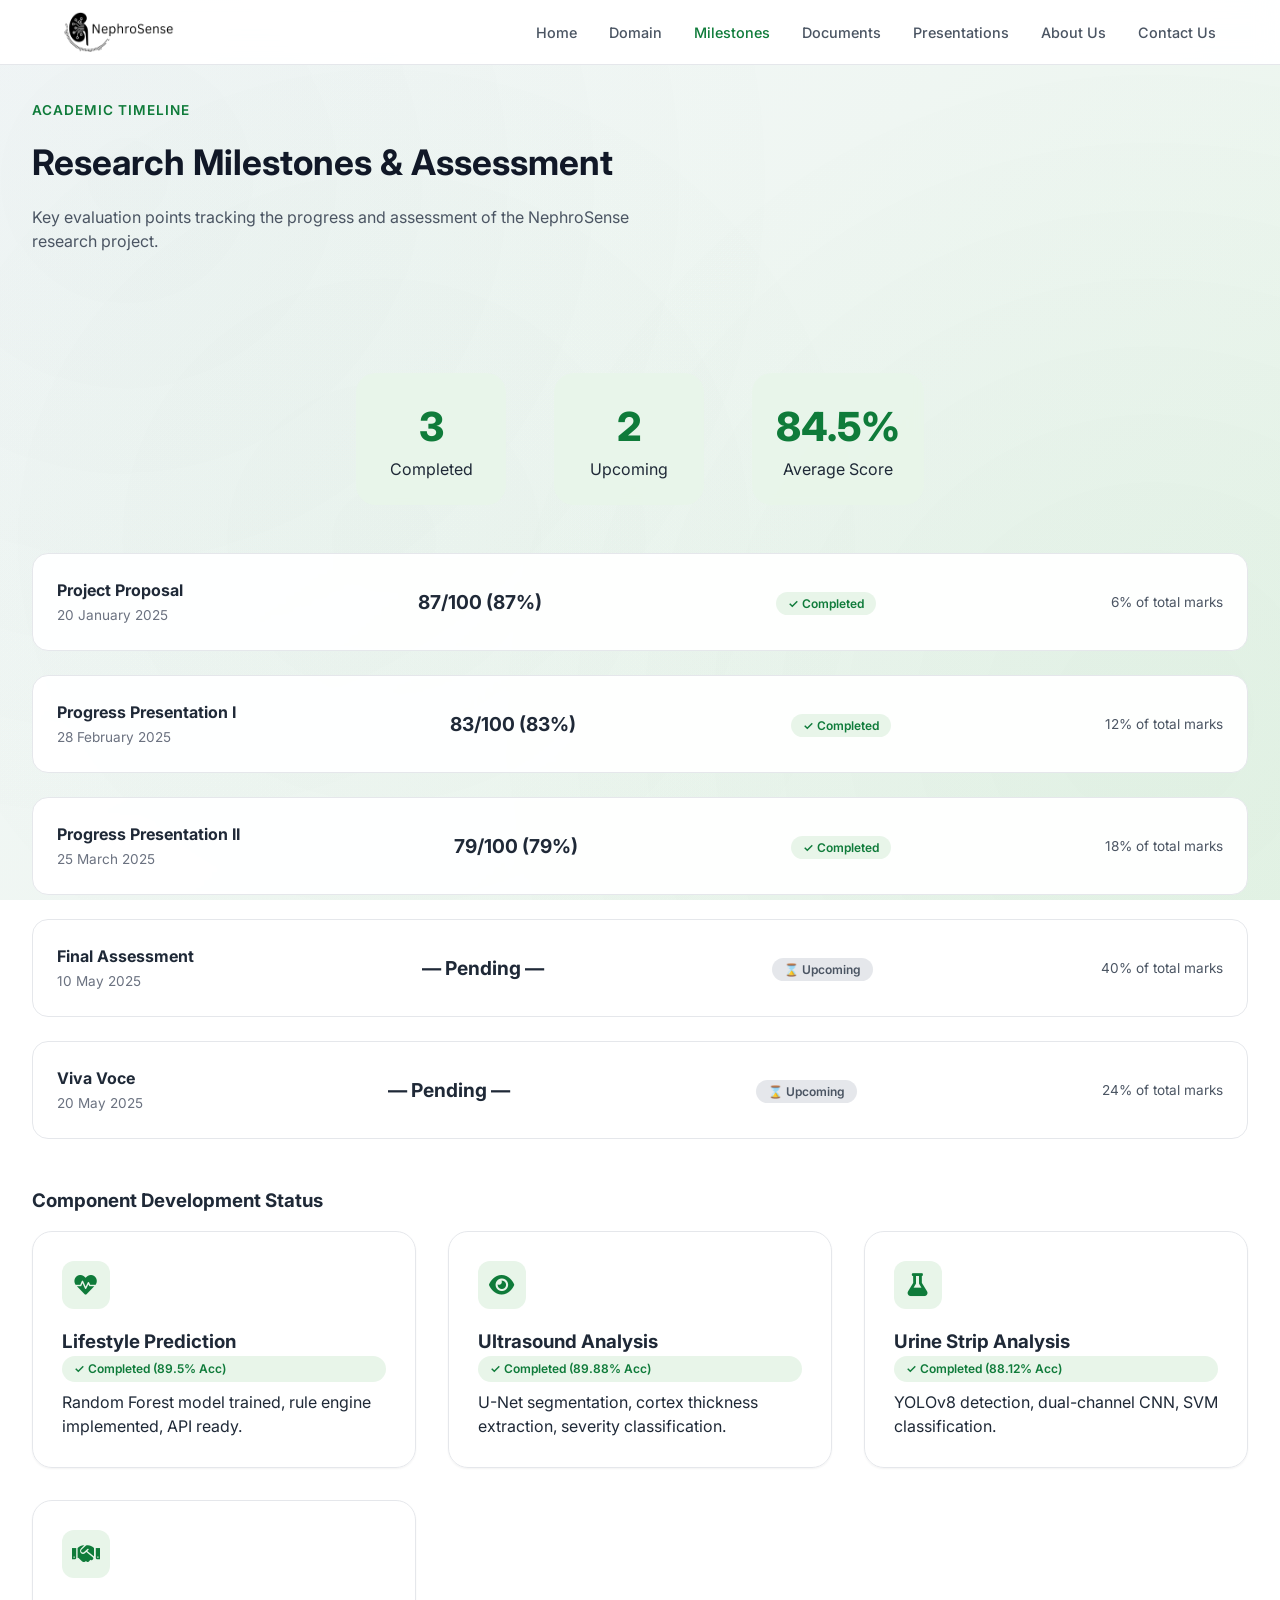
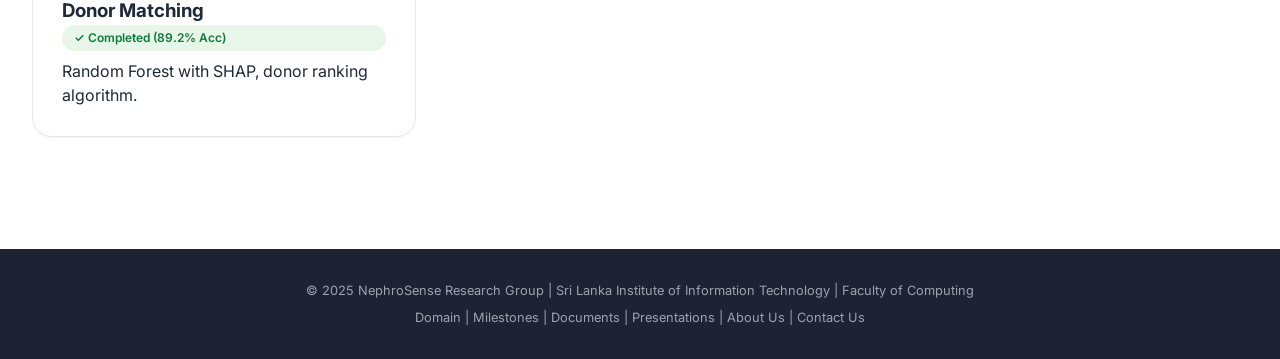
<file: milestones.html>
<!DOCTYPE html>
<html lang="en">
<head>
  <meta charset="UTF-8">
  <meta name="viewport" content="width=device-width, initial-scale=1.0, viewport-fit=cover">
  <title>NephroSense | Research Milestones</title>
  <link href="https://fonts.googleapis.com/css2?family=Inter:opsz,wght@14..32,300;400;500;600;700;800&display=swap" rel="stylesheet">
  <link rel="stylesheet" href="https://cdnjs.cloudflare.com/ajax/libs/font-awesome/6.0.0-beta3/css/all.min.css">
  <link rel="stylesheet" href="style.css">
  <style>
    .milestone-stats {
      display: flex;
      justify-content: center;
      gap: 3rem;
      margin-bottom: 3rem;
      flex-wrap: wrap;
    }
    .stat-card {
      text-align: center;
      background: rgba(232, 245, 233, 0.9);
      backdrop-filter: blur(4px);
      padding: 1.5rem;
      border-radius: 20px;
      min-width: 150px;
      transition: all 0.3s ease;
    }
    .stat-card:hover {
      transform: translateY(-4px);
      box-shadow: var(--shadow-md);
    }
    .stat-card .number {
      font-size: 2.5rem;
      font-weight: 800;
      color: var(--green-primary);
    }
    .timeline-list {
      display: flex;
      flex-direction: column;
      gap: 1.5rem;
    }
    .timeline-entry {
      background: rgba(255, 255, 255, 0.95);
      backdrop-filter: blur(2px);
      border: 1px solid var(--gray-200);
      border-radius: 16px;
      padding: 1.5rem;
      display: flex;
      justify-content: space-between;
      align-items: center;
      flex-wrap: wrap;
      transition: all 0.3s ease;
    }
    .timeline-entry:hover {
      transform: translateX(4px);
      border-color: var(--green-primary);
      background: white;
    }
    .timeline-date {
      color: var(--gray-500);
      font-size: 0.85rem;
    }
    .timeline-score {
      font-weight: 700;
      font-size: 1.2rem;
    }
    .status-badge {
      padding: 0.25rem 0.75rem;
      border-radius: 20px;
      font-size: 0.75rem;
      font-weight: 600;
    }
    .status-completed {
      background: var(--green-light);
      color: var(--green-primary);
    }
    .status-upcoming {
      background: var(--gray-200);
      color: var(--gray-600);
    }
    @media (max-width: 768px) {
      .milestone-stats {
        gap: 1rem;
      }
      .stat-card {
        min-width: 120px;
        padding: 1rem;
      }
      .stat-card .number {
        font-size: 1.8rem;
      }
      .timeline-entry {
        flex-direction: column;
        text-align: center;
        gap: 0.75rem;
      }
    }
  </style>
</head>
<body>
  <nav>
    <a href="index.html" class="logo">
      <div class="logo-icon">
        <img src="src/logo.png" alt="NephroSense Logo" class="logo-img" onerror="this.parentElement.classList.add('fallback'); this.parentElement.innerHTML='N'">
      </div>
    </a>
    <button class="menu-toggle" id="menuToggle"><i class="fas fa-bars"></i></button>
    <ul class="nav-links" id="navLinks">
      <li><a href="index.html">Home</a></li>
      <li><a href="domain.html">Domain</a></li>
      <li><a href="milestones.html" class="active">Milestones</a></li>
      <li><a href="documents.html">Documents</a></li>
      <li><a href="presentations.html">Presentations</a></li>
      <li><a href="about.html">About Us</a></li>
      <li><a href="contact.html">Contact Us</a></li>
    </ul>
  </nav>

<main>
  <section style="padding-top: 100px;">
    <div class="container">
      <div class="section-label">Academic Timeline</div>
      <h1 class="section-title">Research Milestones & Assessment</h1>
      <p class="section-desc">Key evaluation points tracking the progress and assessment of the NephroSense research project.</p>
    </div>
  </section>

  <section style="padding-top: 0;">
    <div class="container">
      <!-- Statistics Summary -->
      <div class="milestone-stats">
        <div class="stat-card"><div class="number">3</div><div>Completed</div></div>
        <div class="stat-card"><div class="number">2</div><div>Upcoming</div></div>
        <div class="stat-card"><div class="number">84.5%</div><div>Average Score</div></div>
      </div>

      <!-- Timeline List -->
      <div class="timeline-list">
        <div class="timeline-entry">
          <div><strong>Project Proposal</strong><br><span class="timeline-date">20 January 2025</span></div>
          <div><span class="timeline-score">87/100 (87%)</span></div>
          <div><span class="status-badge status-completed">✓ Completed</span></div>
          <div style="color: var(--gray-600); font-size: 0.85rem;">6% of total marks</div>
        </div>

        <div class="timeline-entry">
          <div><strong>Progress Presentation I</strong><br><span class="timeline-date">28 February 2025</span></div>
          <div><span class="timeline-score">83/100 (83%)</span></div>
          <div><span class="status-badge status-completed">✓ Completed</span></div>
          <div style="color: var(--gray-600); font-size: 0.85rem;">12% of total marks</div>
        </div>

        <div class="timeline-entry">
          <div><strong>Progress Presentation II</strong><br><span class="timeline-date">25 March 2025</span></div>
          <div><span class="timeline-score">79/100 (79%)</span></div>
          <div><span class="status-badge status-completed">✓ Completed</span></div>
          <div style="color: var(--gray-600); font-size: 0.85rem;">18% of total marks</div>
        </div>

        <div class="timeline-entry">
          <div><strong>Final Assessment</strong><br><span class="timeline-date">10 May 2025</span></div>
          <div><span class="timeline-score">— Pending —</span></div>
          <div><span class="status-badge status-upcoming">⌛ Upcoming</span></div>
          <div style="color: var(--gray-600); font-size: 0.85rem;">40% of total marks</div>
        </div>

        <div class="timeline-entry">
          <div><strong>Viva Voce</strong><br><span class="timeline-date">20 May 2025</span></div>
          <div><span class="timeline-score">— Pending —</span></div>
          <div><span class="status-badge status-upcoming">⌛ Upcoming</span></div>
          <div style="color: var(--gray-600); font-size: 0.85rem;">24% of total marks</div>
        </div>
      </div>

      <!-- Component Completion Status -->
      <div style="margin-top: 3rem;">
        <h3 style="margin-bottom: 1rem;">Component Development Status</h3>
        <div class="features-grid">
          <div class="feature-card"><div class="card-icon"><i class="fas fa-heartbeat"></i></div><h3>Lifestyle Prediction</h3><div class="status-badge status-completed">✓ Completed (89.5% Acc)</div><p style="margin-top: 0.5rem;">Random Forest model trained, rule engine implemented, API ready.</p></div>
          <div class="feature-card"><div class="card-icon"><i class="fas fa-eye"></i></div><h3>Ultrasound Analysis</h3><div class="status-badge status-completed">✓ Completed (89.88% Acc)</div><p style="margin-top: 0.5rem;">U-Net segmentation, cortex thickness extraction, severity classification.</p></div>
          <div class="feature-card"><div class="card-icon"><i class="fas fa-flask"></i></div><h3>Urine Strip Analysis</h3><div class="status-badge status-completed">✓ Completed (88.12% Acc)</div><p style="margin-top: 0.5rem;">YOLOv8 detection, dual-channel CNN, SVM classification.</p></div>
          <div class="feature-card"><div class="card-icon"><i class="fas fa-handshake"></i></div><h3>Donor Matching</h3><div class="status-badge status-completed">✓ Completed (89.2% Acc)</div><p style="margin-top: 0.5rem;">Random Forest with SHAP, donor ranking algorithm.</p></div>
        </div>
      </div>
    </div>
  </section>
</main>

<footer>
  <p>© 2025 NephroSense Research Group | Sri Lanka Institute of Information Technology | Faculty of Computing</p>
  <p style="margin-top: 0.5rem;">Domain | Milestones | Documents | Presentations | About Us | Contact Us</p>
</footer>

<script>
  const menuToggle = document.getElementById('menuToggle');
  const navLinks = document.getElementById('navLinks');
  if (menuToggle) {
    menuToggle.onclick = () => navLinks.classList.toggle('open');
    document.querySelectorAll('.nav-links a').forEach(link => link.addEventListener('click', () => navLinks.classList.remove('open')));
  }
</script>
</body>
</html>
</file>
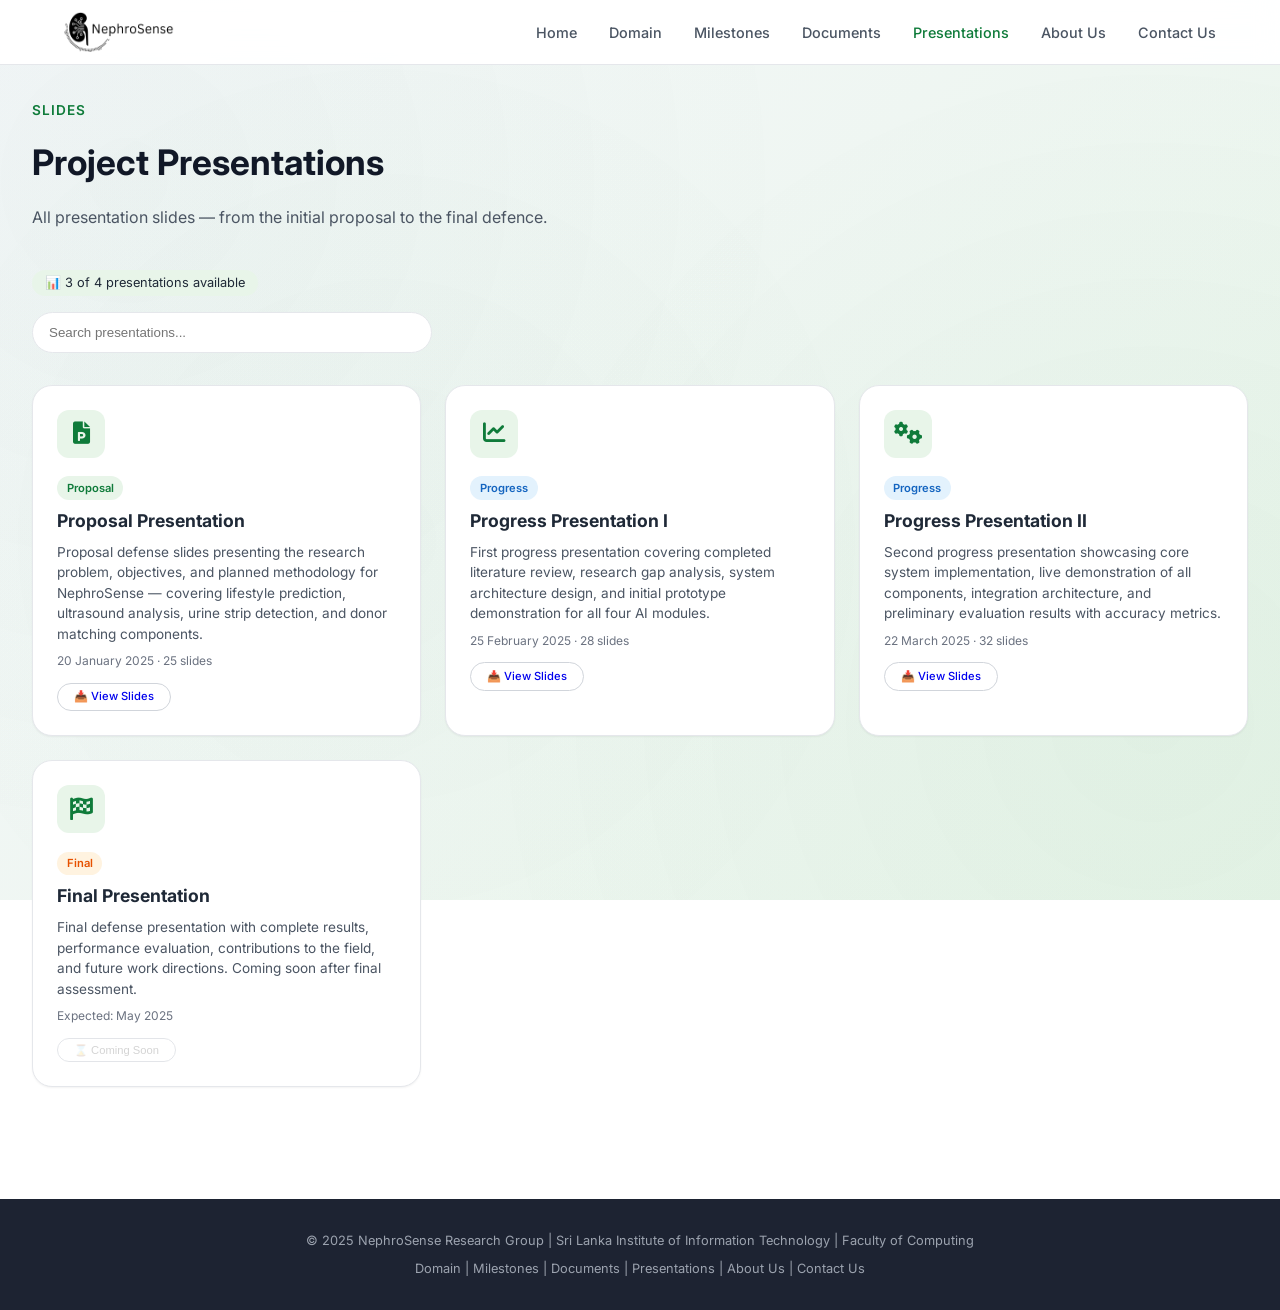
<file: presentations.html>
<!DOCTYPE html>
<html lang="en">
<head>
  <meta charset="UTF-8">
  <meta name="viewport" content="width=device-width, initial-scale=1.0, viewport-fit=cover">
  <title>NephroSense | Presentations</title>
  <link href="https://fonts.googleapis.com/css2?family=Inter:opsz,wght@14..32,300;400;500;600;700;800&display=swap" rel="stylesheet">
  <link rel="stylesheet" href="https://cdnjs.cloudflare.com/ajax/libs/font-awesome/6.0.0-beta3/css/all.min.css">
  <link rel="stylesheet" href="style.css">
  <style>
    .pres-search {
      margin-bottom: 2rem;
    }
    .pres-search input {
      width: 100%;
      max-width: 400px;
      padding: 0.75rem 1rem;
      border: 1px solid var(--gray-200);
      border-radius: 40px;
      background: white;
      transition: all 0.3s ease;
    }
    .pres-search input:focus {
      outline: none;
      border-color: var(--green-primary);
      box-shadow: 0 0 0 2px rgba(15, 123, 58, 0.1);
    }
    .pres-type {
      display: inline-block;
      padding: 0.2rem 0.6rem;
      border-radius: 12px;
      font-size: 0.7rem;
      font-weight: 600;
      margin-bottom: 0.5rem;
    }
    .pres-type.proposal { background: #e8f5e9; color: #0f7b3a; }
    .pres-type.progress { background: #e3f2fd; color: #1565c0; }
    .pres-type.final { background: #fff3e0; color: #e65100; }
    .pres-card {
      transition: all 0.3s ease;
    }
    .pres-card:hover {
      transform: translateY(-4px);
    }
    .doc-action-btn {
      background: none;
      border: 1px solid var(--gray-300);
      padding: 0.3rem 1rem;
      border-radius: 20px;
      font-size: 0.7rem;
      font-weight: 500;
      cursor: pointer;
      transition: 0.2s;
      text-decoration: none;
      display: inline-flex;
      align-items: center;
      gap: 5px;
    }
    .doc-action-btn:hover {
      background: var(--green-light);
      border-color: var(--green-primary);
      color: var(--green-primary);
    }
    .doc-action-btn.disabled, .doc-action-btn:disabled {
      opacity: 0.5;
      cursor: not-allowed;
    }
    .drive-link-note {
      background: var(--gray-100);
      border-left: 3px solid var(--green-primary);
      padding: 0.5rem 0.8rem;
      margin-top: 0.8rem;
      font-size: 0.7rem;
      color: var(--gray-600);
      border-radius: 6px;
    }
    .drive-link-note code {
      background: var(--gray-200);
      padding: 0.1rem 0.3rem;
      border-radius: 4px;
      font-size: 0.65rem;
    }
    .available-count {
      background: var(--green-light);
      display: inline-block;
      padding: 0.2rem 0.8rem;
      border-radius: 20px;
      font-size: 0.8rem;
      margin-bottom: 1rem;
    }
    .card-icon {
      width: 48px;
      height: 48px;
      background: var(--green-light);
      border-radius: 12px;
      display: flex;
      align-items: center;
      justify-content: center;
      margin-bottom: 1rem;
      font-size: 1.4rem;
      color: var(--green-primary);
    }
    .pres-card {
      background: var(--white);
      border: 1px solid var(--gray-200);
      border-radius: 20px;
      padding: 1.5rem;
      transition: all 0.3s;
      height: 100%;
    }
    .pres-card h3 {
      font-size: 1.1rem;
      margin-bottom: 0.5rem;
    }
    .pres-card p {
      font-size: 0.85rem;
      color: var(--gray-600);
      line-height: 1.5;
      margin-bottom: 0.5rem;
    }
    .doc-meta {
      font-size: 0.75rem;
      color: var(--gray-500);
      margin-top: 0.5rem;
    }
    .pres-grid {
      display: grid;
      grid-template-columns: repeat(auto-fit, minmax(300px, 1fr));
      gap: 1.5rem;
      margin-top: 1rem;
    }
    @media (max-width: 768px) {
      .pres-card {
        text-align: center;
      }
      .card-icon {
        margin-left: auto;
        margin-right: auto;
      }
    }
  </style>
</head>
<body>
  <nav>
    <a href="index.html" class="logo">
      <div class="logo-icon">
        <img src="src/logo.png" alt="NephroSense Logo" class="logo-img" onerror="this.parentElement.classList.add('fallback'); this.parentElement.innerHTML='N'">
      </div>
    </a>
    <button class="menu-toggle" id="menuToggle"><i class="fas fa-bars"></i></button>
    <ul class="nav-links" id="navLinks">
      <li><a href="index.html">Home</a></li>
      <li><a href="domain.html">Domain</a></li>
      <li><a href="milestones.html">Milestones</a></li>
      <li><a href="documents.html">Documents</a></li>
      <li><a href="presentations.html" class="active">Presentations</a></li>
      <li><a href="about.html">About Us</a></li>
      <li><a href="contact.html">Contact Us</a></li>
    </ul>
  </nav>

<main>
  <section style="padding-top: 100px;">
    <div class="container">
      <div class="section-label">Slides</div>
      <h1 class="section-title">Project Presentations</h1>
      <p class="section-desc">All presentation slides — from the initial proposal to the final defence.</p>
      <div class="available-count" style="margin-bottom: 1rem;">📊 3 of 4 presentations available</div>
      
      <div class="pres-search">
        <input type="text" placeholder="Search presentations..." id="searchInput">
      </div>

      <div class="pres-grid" id="presGrid">
        <!-- Proposal Presentation -->
        <div class="pres-card">
          <div class="card-icon"><i class="fas fa-file-powerpoint"></i></div>
          <span class="pres-type proposal">Proposal</span>
          <h3>Proposal Presentation</h3>
          <p>Proposal defense slides presenting the research problem, objectives, and planned methodology for NephroSense — covering lifestyle prediction, ultrasound analysis, urine strip detection, and donor matching components.</p>
          <div class="doc-meta">20 January 2025 · 25 slides</div>
          <!-- ========================================================== -->
          <!-- TODO: PASTE YOUR GOOGLE DRIVE LINK FOR PROPOSAL SLIDES    -->
          <!-- ========================================================== -->
          <a href="https://drive.google.com/drive/folders/13t1pNd1lTbhMRGbbIBt7przqohbaFRjV?usp=sharing" class="doc-action-btn" id="proposal-view" target="_blank" style="margin-top: 0.8rem; display: inline-flex;">📥 View Slides</a>
          
        </div>

        <!-- Progress Presentation I -->
        <div class="pres-card">
          <div class="card-icon"><i class="fas fa-chart-line"></i></div>
          <span class="pres-type progress">Progress</span>
          <h3>Progress Presentation I</h3>
          <p>First progress presentation covering completed literature review, research gap analysis, system architecture design, and initial prototype demonstration for all four AI modules.</p>
          <div class="doc-meta">25 February 2025 · 28 slides</div>
          <!-- ========================================================== -->
          <!-- TODO: PASTE YOUR GOOGLE DRIVE LINK FOR PROGRESS I SLIDES -->
          <!-- ========================================================== -->
          <a href="https://drive.google.com/drive/folders/1Ovdp_Zz0aD2EP4AcWcvtBiHlN71O_42V?usp=sharing" class="doc-action-btn" id="progress1-view" target="_blank" style="margin-top: 0.8rem; display: inline-flex;">📥 View Slides</a>
          
        </div>

        <!-- Progress Presentation II -->
        <div class="pres-card">
          <div class="card-icon"><i class="fas fa-cogs"></i></div>
          <span class="pres-type progress">Progress</span>
          <h3>Progress Presentation II</h3>
          <p>Second progress presentation showcasing core system implementation, live demonstration of all components, integration architecture, and preliminary evaluation results with accuracy metrics.</p>
          <div class="doc-meta">22 March 2025 · 32 slides</div>
          <!-- ========================================================== -->
          <!-- TODO: PASTE YOUR GOOGLE DRIVE LINK FOR PROGRESS II SLIDES -->
          <!-- ========================================================== -->
          <a href="https://drive.google.com/drive/folders/1OwvRRHZPT31P75A5Zx9EZekokRlasgTt?usp=sharing" class="doc-action-btn" id="progress2-view" target="_blank" style="margin-top: 0.8rem; display: inline-flex;">📥 View Slides</a>
          
        </div>

        <!-- Final Presentation (Coming Soon) -->
        <div class="pres-card">
          <div class="card-icon"><i class="fas fa-flag-checkered"></i></div>
          <span class="pres-type final">Final</span>
          <h3>Final Presentation</h3>
          <p>Final defense presentation with complete results, performance evaluation, contributions to the field, and future work directions. Coming soon after final assessment.</p>
          <div class="doc-meta">Expected: May 2025</div>
          <button class="doc-action-btn" style="opacity:0.6; margin-top: 0.8rem;" disabled>⌛ Coming Soon</button>
        </div>
      </div>

      
    </div>
  </section>
</main>

<footer>
  <p>© 2025 NephroSense Research Group | Sri Lanka Institute of Information Technology | Faculty of Computing</p>
  <p style="margin-top: 0.5rem;">Domain | Milestones | Documents | Presentations | About Us | Contact Us</p>
</footer>

<script>
  // Mobile menu toggle
  const menuToggle = document.getElementById('menuToggle');
  const navLinks = document.getElementById('navLinks');
  if (menuToggle) {
    menuToggle.onclick = () => navLinks.classList.toggle('open');
    document.querySelectorAll('.nav-links a').forEach(link => link.addEventListener('click', () => navLinks.classList.remove('open')));
  }
  
  // Search functionality
  const searchInput = document.getElementById('searchInput');
  const presCards = document.querySelectorAll('.pres-card');
  if (searchInput) {
    searchInput.addEventListener('input', function() {
      const term = this.value.toLowerCase();
      presCards.forEach(card => {
        const text = card.innerText.toLowerCase();
        card.style.display = text.includes(term) ? 'block' : 'none';
      });
    });
  }
</script>
</body>
</html>
</file>
<file: style.css>
/* style.css - White & Green Theme with Logo Image Support & Animations */
* {
  margin: 0;
  padding: 0;
  box-sizing: border-box;
}

:root {
  --white: #ffffff;
  --off-white: #f8fafc;
  --green-primary: #0f7b3a;
  --green-dark: #0a5c2c;
  --green-light: #e8f5e9;
  --green-soft: #d0ebd3;
  --gray-50: #f9fafb;
  --gray-100: #f3f4f6;
  --gray-200: #e5e7eb;
  --gray-300: #d1d5db;
  --gray-400: #9ca3af;
  --gray-500: #6b7280;
  --gray-600: #4b5563;
  --gray-700: #374151;
  --gray-800: #1f2937;
  --gray-900: #111827;
  --shadow-sm: 0 1px 2px 0 rgb(0 0 0 / 0.05);
  --shadow-md: 0 4px 6px -1px rgb(0 0 0 / 0.1);
  --shadow-lg: 0 10px 15px -3px rgb(0 0 0 / 0.1);
}

body {
  font-family: 'Inter', sans-serif;
  background: linear-gradient(135deg, #f5f7fa 0%, #e8f5e9 100%);
  background-attachment: fixed;
  color: var(--gray-800);
  line-height: 1.5;
  position: relative;
  min-height: 100vh;
}

/* Animated Background Particles */
body::before {
  content: '';
  position: fixed;
  top: 0;
  left: 0;
  width: 100%;
  height: 100%;
  pointer-events: none;
  z-index: 0;
  background-image: 
    radial-gradient(circle at 10% 20%, rgba(15, 123, 58, 0.03) 0%, transparent 50%),
    radial-gradient(circle at 90% 80%, rgba(15, 123, 58, 0.04) 0%, transparent 50%),
    radial-gradient(circle at 30% 60%, rgba(15, 123, 58, 0.02) 0%, transparent 50%);
  animation: bgPulse 8s ease-in-out infinite;
}

@keyframes bgPulse {
  0%, 100% { opacity: 0.5; }
  50% { opacity: 1; }
}

/* Subtle floating animation for main content */
main {
  position: relative;
  z-index: 1;
  animation: fadeInUp 0.8s ease-out;
}

@keyframes fadeInUp {
  from {
    opacity: 0;
    transform: translateY(20px);
  }
  to {
    opacity: 1;
    transform: translateY(0);
  }
}

/* Navigation */
nav {
  position: fixed;
  top: 0;
  left: 0;
  width: 100%;
  background: rgba(255, 255, 255, 0.95);
  backdrop-filter: blur(12px);
  border-bottom: 1px solid var(--gray-200);
  z-index: 100;
  padding: 0.75rem 5%;
  display: flex;
  align-items: center;
  justify-content: space-between;
}

.logo {
  display: flex;
  align-items: center;
  gap: 12px;
  text-decoration: none;
}

/* Logo Image Styles */
.logo-icon {
  width: 110px;
  height: 40px;
  border-radius: 12px;
  display: flex;
  align-items: center;
  justify-content: center;
  overflow: hidden;
}

.logo-img {
  width: 100%;
  height: 100%;
  object-fit: cover;
  border-radius: 12px;
}

/* Fallback icon when no image */
.logo-icon.fallback {
  background: linear-gradient(135deg, var(--green-primary), var(--green-dark));
  color: white;
  font-weight: 800;
  font-size: 1.2rem;
}

.logo-text {
  font-weight: 700;
  font-size: 1.3rem;
  color: var(--gray-900);
}

.logo-text span {
  color: var(--green-primary);
}

/* Hero Centered Logo */
.hero-logo {
  display: flex;
  justify-content: center;
  margin-bottom: 1.5rem;
}

.hero-logo-img {
  width: 200px;
  height: 100px;
  object-fit: contain;
  border-radius: 20px;
  transition: transform 0.3s;
}

.hero-logo-img:hover {
  transform: scale(1.05);
}

.nav-links {
  display: flex;
  gap: 2rem;
  list-style: none;
}

.nav-links a {
  text-decoration: none;
  font-weight: 500;
  color: var(--gray-600);
  transition: color 0.2s;
  font-size: 0.9rem;
}

.nav-links a:hover,
.nav-links a.active {
  color: var(--green-primary);
}

.menu-toggle {
  display: none;
  background: none;
  border: none;
  font-size: 1.5rem;
  color: var(--gray-700);
  cursor: pointer;
}

/* Buttons */
.btn-primary {
  background: var(--green-primary);
  color: white;
  padding: 0.75rem 1.8rem;
  border-radius: 8px;
  font-weight: 600;
  text-decoration: none;
  display: inline-flex;
  align-items: center;
  gap: 8px;
  transition: all 0.2s;
  border: none;
  cursor: pointer;
}

.btn-primary:hover {
  background: var(--green-dark);
  transform: translateY(-2px);
}

.btn-outline {
  border: 1px solid var(--gray-300);
  background: rgba(255, 255, 255, 0.8);
  backdrop-filter: blur(4px);
  padding: 0.75rem 1.8rem;
  border-radius: 8px;
  font-weight: 600;
  color: var(--gray-700);
  text-decoration: none;
  display: inline-flex;
  align-items: center;
  gap: 8px;
  transition: all 0.2s;
}

.btn-outline:hover {
  border-color: var(--green-primary);
  color: var(--green-primary);
  background: rgba(255, 255, 255, 0.95);
  transform: translateY(-2px);
}

/* Container */
.container {
  max-width: 1280px;
  margin: 0 auto;
  padding: 0 2rem;
}

section {
  padding: 5rem 0;
}

.section-label {
  font-size: 0.85rem;
  font-weight: 600;
  text-transform: uppercase;
  letter-spacing: 1px;
  color: var(--green-primary);
  margin-bottom: 1rem;
}

.section-title {
  font-size: 2.2rem;
  font-weight: 700;
  color: var(--gray-900);
  margin-bottom: 1rem;
}

.section-desc {
  color: var(--gray-600);
  max-width: 600px;
  margin-bottom: 2.5rem;
}

/* Cards with subtle animation */
.feature-card,
.domain-card,
.team-card,
.doc-card,
.pres-card,
.contact-info,
.contact-form,
.research-content {
  background: rgba(255, 255, 255, 0.95);
  backdrop-filter: blur(2px);
  border: 1px solid var(--gray-200);
  border-radius: 20px;
  padding: 1.8rem;
  transition: all 0.3s ease;
  box-shadow: var(--shadow-sm);
}

.feature-card:hover,
.domain-card:hover,
.team-card:hover,
.doc-card:hover,
.pres-card:hover {
  transform: translateY(-4px);
  box-shadow: var(--shadow-lg);
  border-color: var(--green-primary);
  background: rgba(255, 255, 255, 1);
}

.features-grid,
.domain-grid,
.team-grid,
.doc-grid,
.pres-grid {
  display: grid;
  grid-template-columns: repeat(auto-fit, minmax(300px, 1fr));
  gap: 2rem;
  margin-top: 1rem;
}

.card-icon {
  width: 48px;
  height: 48px;
  background: var(--green-light);
  border-radius: 12px;
  display: flex;
  align-items: center;
  justify-content: center;
  margin-bottom: 1.2rem;
  font-size: 1.4rem;
  color: var(--green-primary);
}

/* Hero */
.hero {
  padding-top: 120px;
  text-align: center;
}

.hero-badge {
  display: inline-block;
  background: rgba(232, 245, 233, 0.9);
  backdrop-filter: blur(4px);
  color: var(--green-primary);
  padding: 0.25rem 1rem;
  border-radius: 20px;
  font-size: 0.8rem;
  font-weight: 600;
  margin-bottom: 1.5rem;
}

.hero-title {
  font-size: 3rem;
  font-weight: 800;
  color: var(--gray-900);
  max-width: 800px;
  margin: 0 auto 1rem;
  line-height: 1.2;
}

.hero-title span {
  color: var(--green-primary);
}

.hero-subtitle {
  font-size: 1.1rem;
  color: var(--gray-600);
  max-width: 600px;
  margin: 0 auto 2rem;
}

.hero-stats {
  display: flex;
  justify-content: center;
  gap: 2.5rem;
  margin-top: 3rem;
  flex-wrap: wrap;
}

.stat-number {
  font-size: 2rem;
  font-weight: 800;
  color: var(--green-primary);
}

/* Countdown */
.countdown-grid {
  display: flex;
  justify-content: center;
  gap: 2rem;
  margin: 2rem 0;
}

.countdown-item {
  text-align: center;
  background: rgba(243, 244, 246, 0.9);
  backdrop-filter: blur(4px);
  padding: 1rem;
  border-radius: 12px;
  min-width: 80px;
}

.countdown-number {
  font-size: 2rem;
  font-weight: 800;
  color: var(--green-primary);
}

/* Steps */
.steps-grid {
  display: grid;
  grid-template-columns: repeat(auto-fit, minmax(260px, 1fr));
  gap: 2rem;
  margin-top: 2rem;
}

.step-card {
  text-align: center;
  padding: 2rem;
  background: rgba(255, 255, 255, 0.9);
  backdrop-filter: blur(4px);
  border-radius: 20px;
  transition: all 0.3s ease;
}

.step-card:hover {
  transform: translateY(-4px);
  background: white;
  box-shadow: var(--shadow-lg);
}

.step-number {
  width: 56px;
  height: 56px;
  background: var(--green-light);
  color: var(--green-primary);
  font-size: 1.5rem;
  font-weight: 700;
  border-radius: 28px;
  display: flex;
  align-items: center;
  justify-content: center;
  margin: 0 auto 1rem;
}

/* Team Photo Upload */
.team-photo {
  width: 120px;
  height: 120px;
  border-radius: 50%;
  object-fit: cover;
  margin: 0 auto 1rem;
  border: 3px solid var(--green-primary);
  cursor: pointer;
  background: var(--gray-100);
  transition: transform 0.3s ease, box-shadow 0.3s ease;
}

.team-photo:hover {
  transform: scale(1.05);
  box-shadow: 0 4px 15px rgba(15, 123, 58, 0.3);
}

.team-role {
  font-size: 0.85rem;
  color: var(--green-primary);
  font-weight: 600;
  margin: 0.25rem 0;
}

.team-email {
  font-size: 0.7rem;
  color: var(--gray-500);
  word-break: break-all;
}

.institution-info {
  background: rgba(232, 245, 233, 0.9);
  backdrop-filter: blur(4px);
  padding: 1.5rem;
  border-radius: 20px;
  margin-top: 2rem;
  text-align: center;
}

.drive-link,
.pres-link {
  display: inline-block;
  margin-top: 0.8rem;
  font-size: 0.75rem;
  color: var(--green-primary);
  cursor: pointer;
  text-decoration: underline;
  background: none;
  border: none;
}

.accuracy-badge {
  background: var(--green-light);
  color: var(--green-primary);
  padding: 0.2rem 0.6rem;
  border-radius: 20px;
  font-size: 0.7rem;
  font-weight: 600;
  display: inline-block;
  margin: 0.2rem;
}

/* Contact Page Styles */
.contact-grid {
  display: grid;
  grid-template-columns: 1fr 1fr;
  gap: 3rem;
  margin-top: 2rem;
}

.contact-info,
.contact-form {
  background: rgba(255, 255, 255, 0.95);
  backdrop-filter: blur(2px);
  border: 1px solid var(--gray-200);
  border-radius: 20px;
  padding: 2rem;
}

.contact-detail {
  display: flex;
  align-items: center;
  gap: 1rem;
  margin-bottom: 1.5rem;
}

.contact-icon {
  width: 40px;
  height: 40px;
  background: var(--green-light);
  border-radius: 10px;
  display: flex;
  align-items: center;
  justify-content: center;
  color: var(--green-primary);
}

.form-group {
  margin-bottom: 1.2rem;
}

.form-group label {
  display: block;
  font-size: 0.8rem;
  font-weight: 600;
  margin-bottom: 0.3rem;
  color: var(--gray-700);
}

.form-group input,
.form-group select,
.form-group textarea {
  width: 100%;
  padding: 0.75rem;
  border: 1px solid var(--gray-200);
  border-radius: 8px;
  font-family: inherit;
  background: white;
}

.form-group input:focus,
.form-group select:focus,
.form-group textarea:focus {
  outline: none;
  border-color: var(--green-primary);
}

/* Timeline Styles */
.milestone-stats {
  display: flex;
  justify-content: center;
  gap: 3rem;
  margin-bottom: 3rem;
  flex-wrap: wrap;
}

.stat-card {
  text-align: center;
  background: rgba(232, 245, 233, 0.9);
  backdrop-filter: blur(4px);
  padding: 1.5rem;
  border-radius: 20px;
  min-width: 150px;
}

.stat-card .number {
  font-size: 2.5rem;
  font-weight: 800;
  color: var(--green-primary);
}

.timeline-list {
  display: flex;
  flex-direction: column;
  gap: 1.5rem;
}

.timeline-entry {
  background: rgba(255, 255, 255, 0.95);
  backdrop-filter: blur(2px);
  border: 1px solid var(--gray-200);
  border-radius: 16px;
  padding: 1.5rem;
  display: flex;
  justify-content: space-between;
  align-items: center;
  flex-wrap: wrap;
  transition: all 0.3s ease;
}

.timeline-entry:hover {
  transform: translateX(4px);
  border-color: var(--green-primary);
}

.timeline-date {
  color: var(--gray-500);
  font-size: 0.85rem;
}

.timeline-score {
  font-weight: 700;
  font-size: 1.2rem;
}

.status-badge {
  padding: 0.25rem 0.75rem;
  border-radius: 20px;
  font-size: 0.75rem;
  font-weight: 600;
}

.status-completed {
  background: var(--green-light);
  color: var(--green-primary);
}

.status-upcoming {
  background: var(--gray-200);
  color: var(--gray-600);
}

/* Research Content Table */
.gap-table {
  width: 100%;
  border-collapse: collapse;
  margin: 1rem 0;
  background: white;
  border-radius: 12px;
  overflow: hidden;
}

.gap-table th,
.gap-table td {
  border: 1px solid var(--gray-200);
  padding: 0.75rem;
  text-align: left;
  vertical-align: top;
}

.gap-table th {
  background: var(--green-light);
  color: var(--green-primary);
}

.tech-stack {
  display: flex;
  flex-wrap: wrap;
  gap: 0.5rem;
  margin-top: 1rem;
}

.tech-item {
  background: var(--green-light);
  padding: 0.3rem 0.8rem;
  border-radius: 20px;
  font-size: 0.8rem;
  color: var(--green-primary);
}

/* Presentation Styles */
.pres-search {
  margin-bottom: 2rem;
}

.pres-search input {
  width: 100%;
  max-width: 400px;
  padding: 0.75rem 1rem;
  border: 1px solid var(--gray-200);
  border-radius: 40px;
  background: white;
}

.pres-type {
  display: inline-block;
  padding: 0.2rem 0.6rem;
  border-radius: 12px;
  font-size: 0.7rem;
  font-weight: 600;
  margin-bottom: 0.5rem;
}

.pres-type.proposal { background: #e8f5e9; color: #0f7b3a; }
.pres-type.progress { background: #e3f2fd; color: #1565c0; }
.pres-type.final { background: #fff3e0; color: #e65100; }

/* Document Styles */
.search-bar {
  margin-bottom: 2rem;
}

.search-bar input {
  width: 100%;
  max-width: 400px;
  padding: 0.75rem 1rem;
  border: 1px solid var(--gray-200);
  border-radius: 40px;
  font-size: 0.9rem;
  background: white;
}

.doc-meta {
  font-size: 0.75rem;
  color: var(--gray-500);
  margin-top: 0.5rem;
}

.doc-actions {
  margin-top: 0.8rem;
  display: flex;
  gap: 0.8rem;
}

.doc-action-btn {
  background: none;
  border: 1px solid var(--gray-300);
  padding: 0.2rem 0.8rem;
  border-radius: 20px;
  font-size: 0.7rem;
  cursor: pointer;
  transition: 0.2s;
}

.doc-action-btn:hover {
  background: var(--green-light);
  border-color: var(--green-primary);
  color: var(--green-primary);
}

.available-count {
  background: var(--green-light);
  display: inline-block;
  padding: 0.2rem 0.8rem;
  border-radius: 20px;
  font-size: 0.8rem;
  margin-bottom: 1rem;
}

/* Footer */
footer {
  background: rgba(17, 24, 39, 0.95);
  backdrop-filter: blur(4px);
  color: var(--gray-400);
  text-align: center;
  padding: 2rem;
  font-size: 0.8rem;
  margin-top: 2rem;
  position: relative;
  z-index: 1;
}

/* Responsive */
@media (max-width: 768px) {
  .menu-toggle {
    display: block;
  }

  .nav-links {
    position: fixed;
    top: 65px;
    left: -100%;
    width: 80%;
    height: calc(100vh - 65px);
    background: rgba(255, 255, 255, 0.98);
    backdrop-filter: blur(12px);
    flex-direction: column;
    align-items: center;
    padding: 2rem;
    transition: left 0.3s ease;
    box-shadow: var(--shadow-lg);
    border-right: 1px solid var(--gray-200);
    gap: 1.5rem;
  }

  .nav-links.open {
    left: 0;
  }

  .nav-links li {
    width: 100%;
    text-align: center;
  }

  .nav-links a {
    display: block;
    padding: 0.75rem;
    font-size: 1.1rem;
  }

  .hero-title {
    font-size: 2rem;
  }

  .section-title {
    font-size: 1.6rem;
  }

  .countdown-grid {
    flex-wrap: wrap;
    gap: 1rem;
  }
  
  .hero-logo-img {
    width: 70px;
    height: 70px;
  }

  .hero-stats {
    gap: 1.5rem;
  }

  .stat-number {
    font-size: 1.5rem;
  }

  .features-grid,
  .domain-grid,
  .team-grid,
  .doc-grid,
  .pres-grid {
    grid-template-columns: 1fr;
    gap: 1.5rem;
  }

  .steps-grid {
    grid-template-columns: 1fr;
    gap: 1.5rem;
  }

  .contact-grid {
    grid-template-columns: 1fr;
    gap: 1.5rem;
  }

  .timeline-entry {
    flex-direction: column;
    text-align: center;
    gap: 0.75rem;
  }

  .container {
    padding: 0 1rem;
  }

  section {
    padding: 3rem 0;
  }

  .hero {
    padding-top: 100px;
  }

  .hero-title {
    font-size: 1.8rem;
  }

  .hero-subtitle {
    font-size: 1rem;
    padding: 0 1rem;
  }

  .btn-primary,
  .btn-outline {
    padding: 0.6rem 1.2rem;
    font-size: 0.9rem;
  }

  .team-photo {
    width: 100px;
    height: 100px;
  }

  .gap-table {
    font-size: 0.8rem;
  }

  .gap-table th,
  .gap-table td {
    padding: 0.5rem;
  }

  .milestone-stats {
    gap: 1rem;
  }

  .stat-card {
    min-width: 120px;
    padding: 1rem;
  }

  .stat-card .number {
    font-size: 1.8rem;
  }
}

@media (max-width: 480px) {
  .hero-title {
    font-size: 1.5rem;
  }

  .section-title {
    font-size: 1.4rem;
  }

  .hero-stats {
    flex-direction: column;
    align-items: center;
    gap: 1rem;
  }

  .countdown-item {
    min-width: 60px;
    padding: 0.75rem;
  }

  .countdown-number {
    font-size: 1.5rem;
  }

  .feature-card,
  .team-card,
  .doc-card,
  .pres-card {
    padding: 1.2rem;
  }

  .container {
    padding: 0 0.75rem;
  }

  footer {
    padding: 1.5rem;
    font-size: 0.7rem;
  }

  footer p:last-child {
    font-size: 0.65rem;
  }
}
</file>
